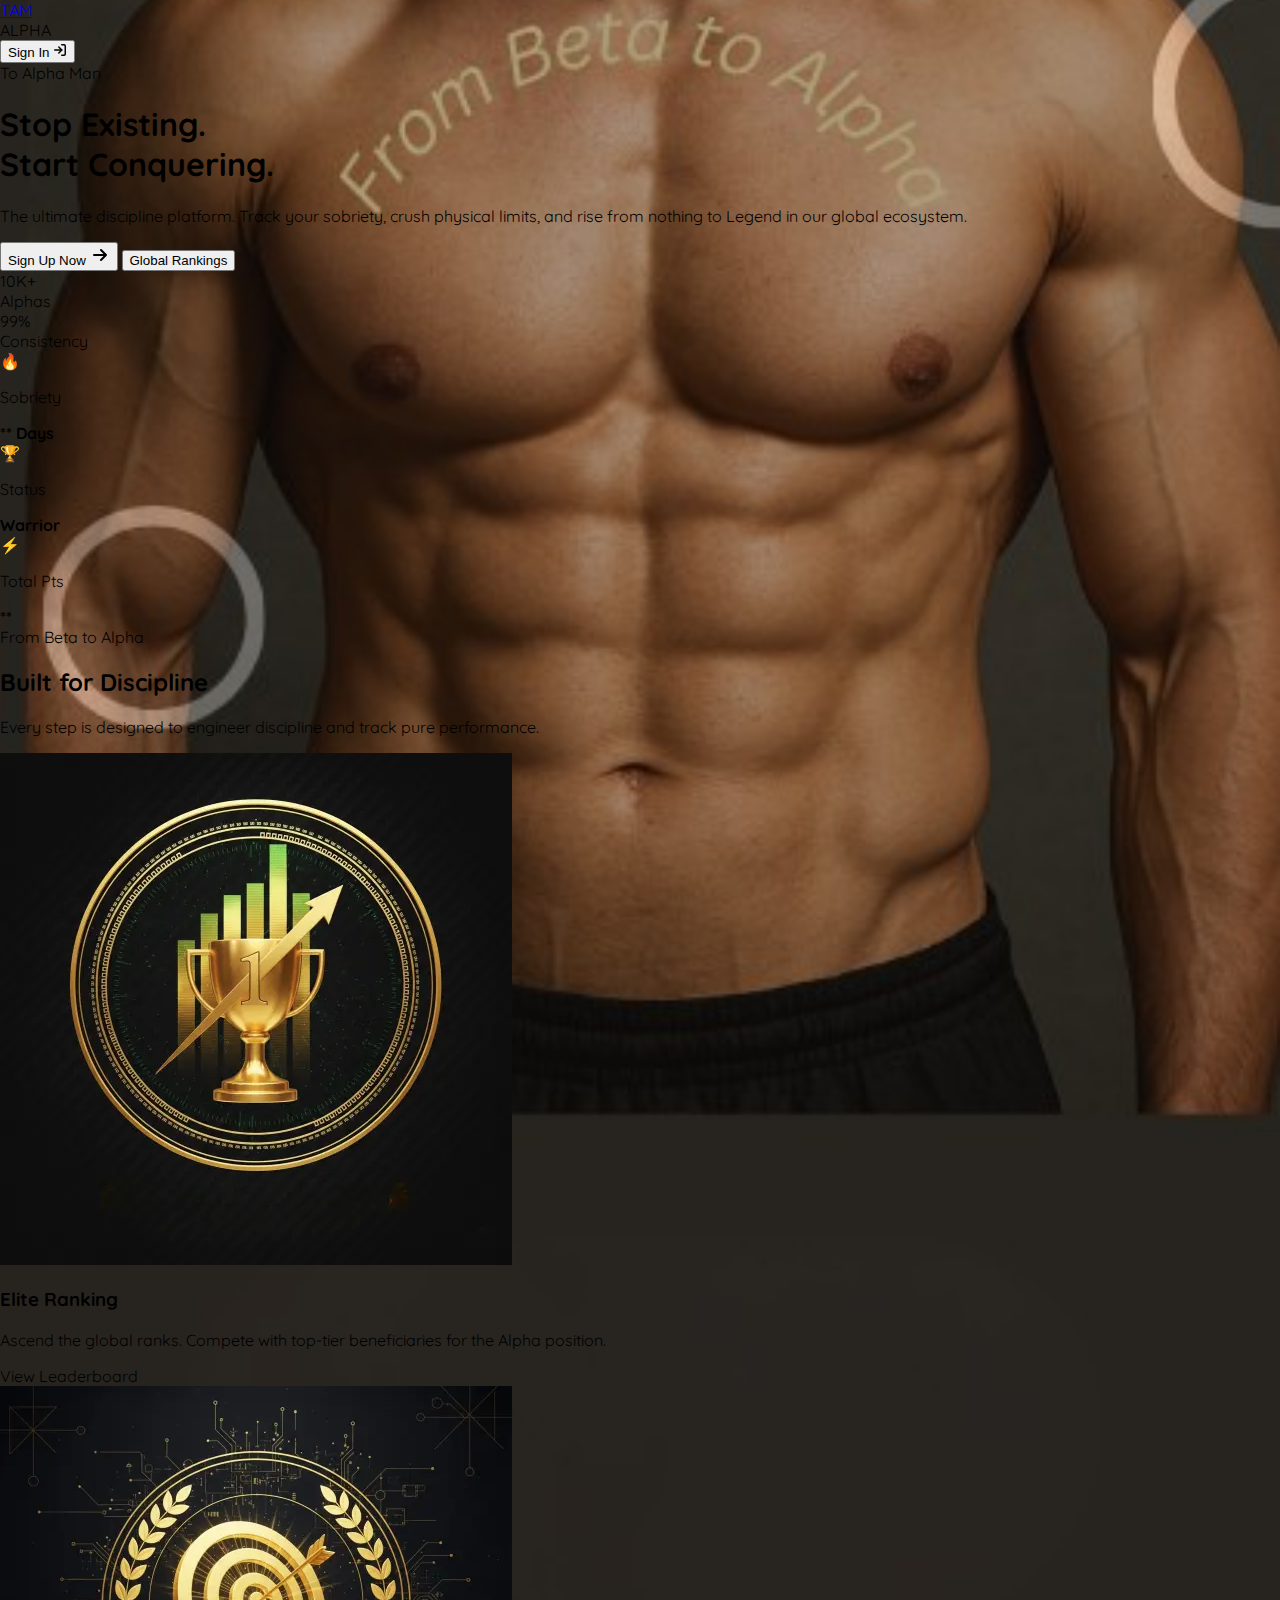
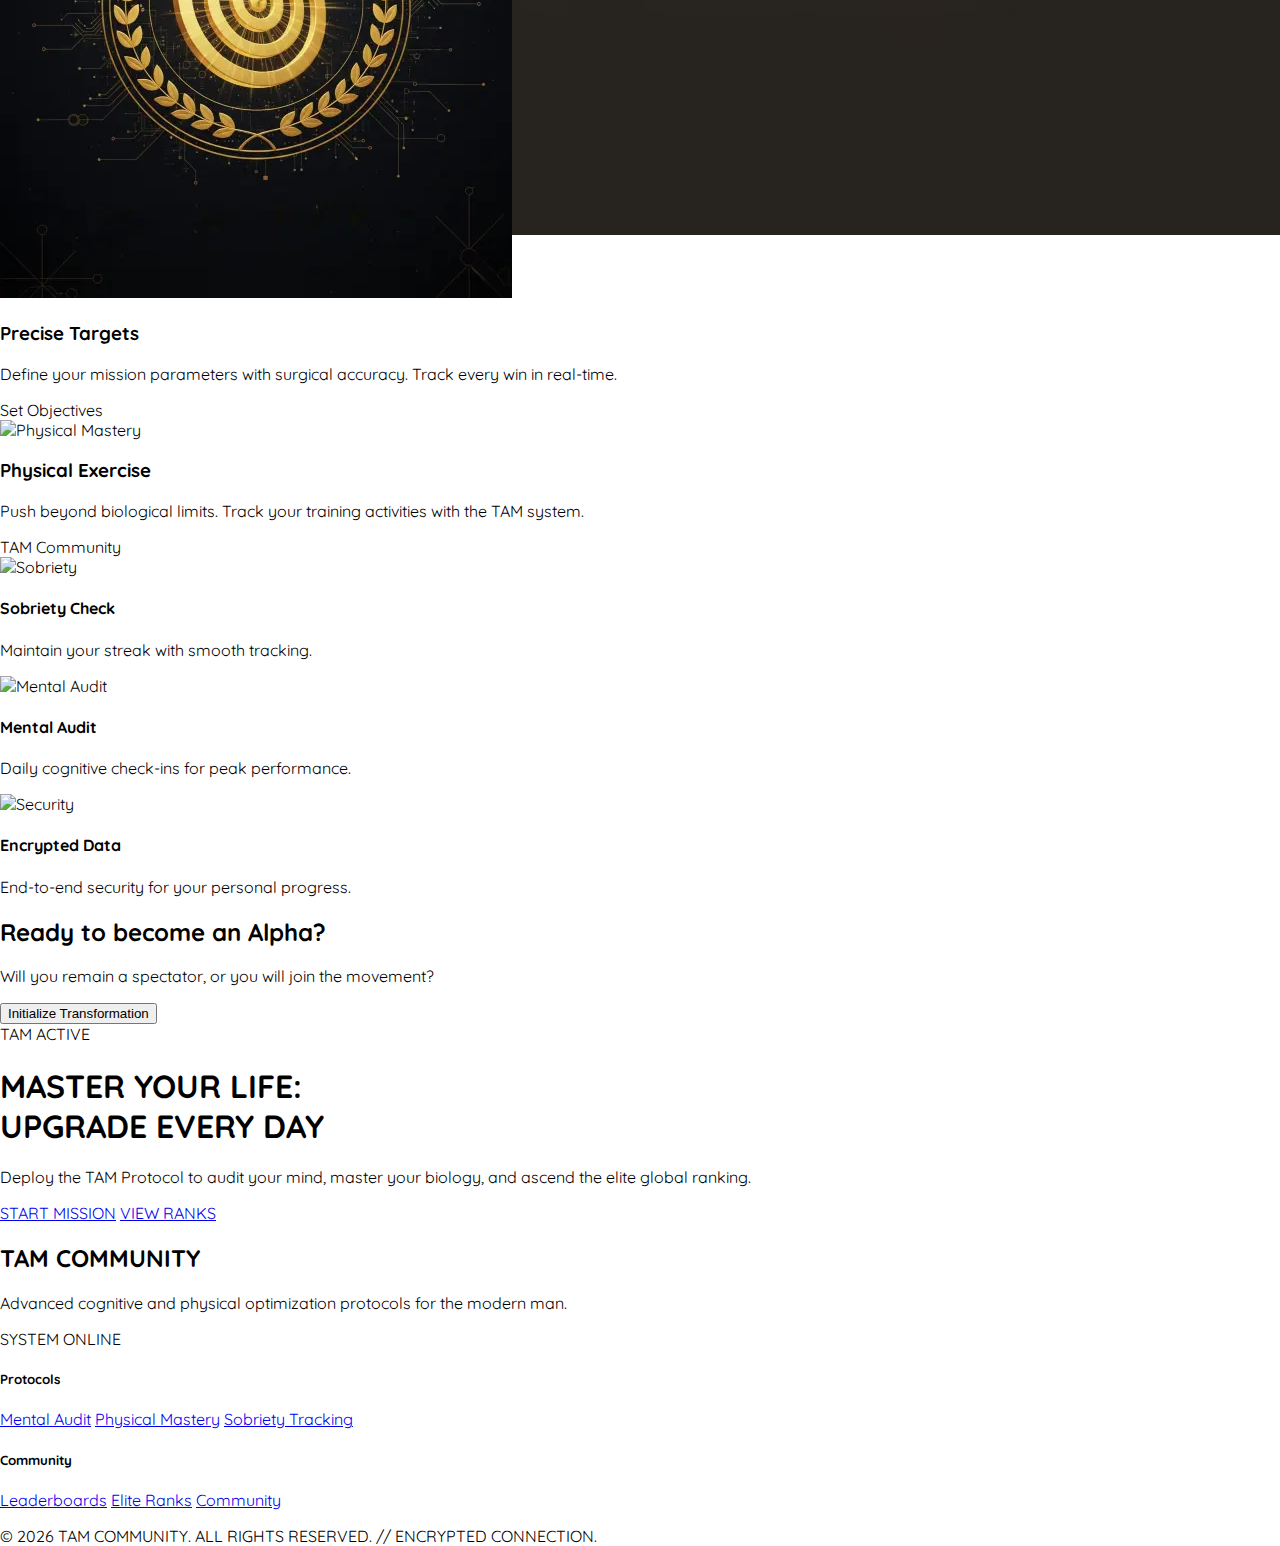
<file: index.html>
<!DOCTYPE html>
<html lang="en" class="gpu-accelerated">
<head>
    <meta charset="UTF-8">
    <meta name="viewport" content="width=device-width, initial-scale=1.0">
    <title>TAM | Forge Your Legacy</title>
    
    <link rel="stylesheet" href="style.css">
    <link rel="stylesheet" href="notf.css">
    <link rel="preconnect" href="https://fonts.googleapis.com">
    <link rel="preconnect" href="https://fonts.gstatic.com" crossorigin>
    <link href="https://fonts.googleapis.com/css2?family=Inter:wght@300;400;500;600;700;800&family=Space+Grotesk:wght@700&display=swap" rel="stylesheet">
</head>

<body>
    <div id="toast"></div>
    
    <div class="ambient-container">
        <div class="noise-overlay"></div>
        <div class="vignette"></div>
        <div class="blob blob-1"></div>
        <div class="blob blob-2"></div>
        <div class="particle-canvas" id="particles"></div>
    </div>

    <header class="main-header">
        <div class="header-container">
            
            <div class="tam-brand-container">
                <a href="/" class="tam-logo">
                    <span class="t">T</span><span class="a">A</span><span class="m">M</span>
                    <div class="logo-accent"></div>
                </a>
                <span class="logo-tagline">ALPHA</span>
            </div>

            <div class="header-actions">
                <button class="btn-sign-in-small" onclick="location.href='index0.html'">
                    <span>Sign In</span>
                    <svg width="14" height="14" viewBox="0 0 24 24" fill="none" stroke="currentColor" stroke-width="2.5" stroke-linecap="round" stroke-linejoin="round">
                        <path d="M15 3h4a2 2 0 0 1 2 2v14a2 2 0 0 1-2 2h-4"></path>
                        <polyline points="10 17 15 12 10 7"></polyline>
                        <line x1="15" y1="12" x2="3" y2="12"></line>
                    </svg>
                </button>
            </div>

        </div>
    </header>

    <header class="hero">
        <div class="hero-content">
            <div class="badge-container">
                <span class="badge">
                    <span class="badge-pulse"></span>
                    To Alpha Man
                </span>
            </div>
            
            <h1 class="hero-title">
                Stop Existing. 
                <br>
                <span class="gradient-text">Start Conquering.</span>
            </h1>
            
            <p class="hero-description">
                The ultimate discipline platform. Track your sobriety, crush physical limits, 
                and rise from nothing to Legend in our global ecosystem.
            </p>
            
            <div class="cta-group">
              
                <button class="btn-primary" onclick="location.replace('index1.html')">
                    <span>Sign Up Now</span>
                    <svg class="btn-icon" width="20" height="20" viewBox="0 0 20 20" fill="none">
                        <path d="M4 10H16M16 10L11 5M16 10L11 15" stroke="currentColor" stroke-width="2" stroke-linecap="round" stroke-linejoin="round"/>
                    </svg>
                </button>
                <button class="btn-outline" onclick="location.href='rank.html'">
                    <span>Global Rankings</span>
                </button>
            </div>

            <div class="trust-indicators">
                <div class="trust-item">
                    <div class="trust-number">10K+</div>
                    <div class="trust-label">Alphas</div>
                </div>
                <div class="trust-divider"></div>
                <div class="trust-item">
                    <div class="trust-number">99%</div>
                    <div class="trust-label">Consistency</div>
                </div>
            </div>
        </div>

        <div class="hero-visual">
            <div class="visual-container">
                <div class="abstract-shape"></div>
                
                <div class="stat-card-preview card-1">
                    <div class="icon-circle fire">🔥</div>
                    <div class="details">
                        <p>Sobriety</p>
                        <strong>** Days</strong>
                    </div>
                </div>

                <div class="stat-card-preview card-2">
                    <div class="icon-circle rank">🏆</div>
                    <div class="details">
                        <p>Status</p>
                        <strong>Warrior</strong>
                    </div>
                </div>

                <div class="stat-card-preview card-3">
                    <div class="icon-circle progress">⚡</div>
                    <div class="details">
                        <p>Total Pts</p>
                        <strong>**</strong>
                    </div>
                </div>
            </div>
        </div>
    </header>

    <section id="features" class="features-section">
        <div class="section-header">
            <span class="section-badge">From Beta to Alpha</span>
            <h2>Built for Discipline</h2>
            <p class="section-description">Every step is designed to engineer discipline and track pure performance.</p>
        </div>
        
        <div class="features-grid">
            
            <div class="feat-card">
                <div class="feat-image-container">
                    <img data-src="rank.webp" alt="Elite Ranking" class="feat-medallion lazy-load">
                    <div class="medallion-glow"></div>
                </div>
                <h3>Elite Ranking</h3>
                <p>Ascend the global ranks. Compete with top-tier beneficiaries for the Alpha position.</p>
                <span class="feat-link">View Leaderboard</span>
            </div>

            <div class="feat-card">
                <div class="feat-image-container">
                    <img data-src="targets.webp" alt="Precise Targets" class="feat-medallion lazy-load">
                    <div class="medallion-glow"></div>
                </div>
                <h3>Precise Targets</h3>
                <p>Define your mission parameters with surgical accuracy. Track every win in real-time.</p>
                <span class="feat-link">Set Objectives</span>
            </div>

            <div class="feat-card">
                <div class="feat-image-container">
                    <img data-src="physical.webp" alt="Physical Mastery" class="feat-medallion lazy-load">
                    <div class="medallion-glow"></div>
                </div>
                <h3>Physical Exercise</h3>
                <p>Push beyond biological limits. Track your training activities with the TAM system.</p>
                <span class="feat-link">TAM Community</span>
            </div>

        </div>
    </section>

    <section class="sub-features-section">
        <div class="sub-grid">
            
            <div class="sub-card">
                <div class="medallion-wrapper">
                    <img data-src="sobriety.webp" alt="Sobriety" class="medallion-img lazy-load">
                </div>
                <h4>Sobriety Check</h4>
                <p>Maintain your streak with smooth tracking.</p>
            </div>

            <div class="sub-card">
                <div class="medallion-wrapper">
                    <img data-src="mental.webp" alt="Mental Audit" class="medallion-img lazy-load">
                </div>
                <h4>Mental Audit</h4>
                <p>Daily cognitive check-ins for peak performance.</p>
            </div>

            <div class="sub-card">
                <div class="medallion-wrapper">
                    <img data-src="encrypted.webp" alt="Security" class="medallion-img lazy-load">
                </div>
                <h4>Encrypted Data</h4>
                <p>End-to-end security for your personal progress.</p>
            </div>

        </div>
    </section>

    <section class="cta-section">
        <div class="cta-content">
            <h2>Ready to become an Alpha?</h2>
            <p>Will you remain a spectator, or you will join the movement?</p>
            <button class="btn-primary btn-large" onclick="location.replace('index0.html')">
                <span>Initialize Transformation</span>
            </button>
        </div>
    </section>

    <section class="hero-section">
        <div class="hero-overlay"></div>
        <div class="hero-content">
            <div class="status-badge">TAM ACTIVE</div>
            <h1>MASTER YOUR LIFE: <br><span class="gold-text">UPGRADE EVERY DAY</span></h1>
            <p>Deploy the TAM Protocol to audit your mind, master your biology, and ascend the elite global ranking.</p>
            
            <div class="hero-btns">
                <a href="#" class="btn-primary">START MISSION</a>
                <a href="#" class="btn-secondary">VIEW RANKS</a>
            </div>
        </div>
    </section>    

    <footer class="site-footer">
        <div class="footer-top-line"></div>
        <div class="footer-container">
            
            <div class="footer-brand">
                <h2 class="logo-text"><span>TAM COMMUNITY</span></h2>
                <p>Advanced cognitive and physical optimization protocols for the modern man.</p>
                <div class="system-status">
                    <span class="status-dot"></span> SYSTEM ONLINE
                </div>
            </div>

            <div class="footer-nav">
                <div class="footer-col">
                    <h5>Protocols</h5>
                    <a href="#">Mental Audit</a>
                    <a href="#">Physical Mastery</a>
                    <a href="#">Sobriety Tracking</a>
                </div>
                <div class="footer-col">
                    <h5>Community</h5>
                    <a href="#">Leaderboards</a>
                    <a href="#">Elite Ranks</a>
                    <a href="#">Community</a>
                </div>
            </div>

        </div>

        <div class="footer-bottom">
            <p>&copy; 2026 TAM COMMUNITY. ALL RIGHTS RESERVED. // ENCRYPTED CONNECTION.</p>
        </div>
    </footer>

    <!-- LAZY LOADING SCRIPT -->
    <script>
        // Lazy load images
        const lazyImages = document.querySelectorAll('img[data-src]');
        const imageObserver = new IntersectionObserver((entries) => {
            entries.forEach(entry => {
                if (entry.isIntersecting) {
                    const img = entry.target;
                    img.src = img.dataset.src;
                    img.removeAttribute('data-src');
                    img.classList.add('loaded');
                    imageObserver.unobserve(img);
                }
            });
        }, { rootMargin: '50px' });
        
        lazyImages.forEach(img => imageObserver.observe(img));
    </script>





        <script src="auth.js"></script>
    <script src="script.js"></script>
    </script>
</body>
    </html>
</file>
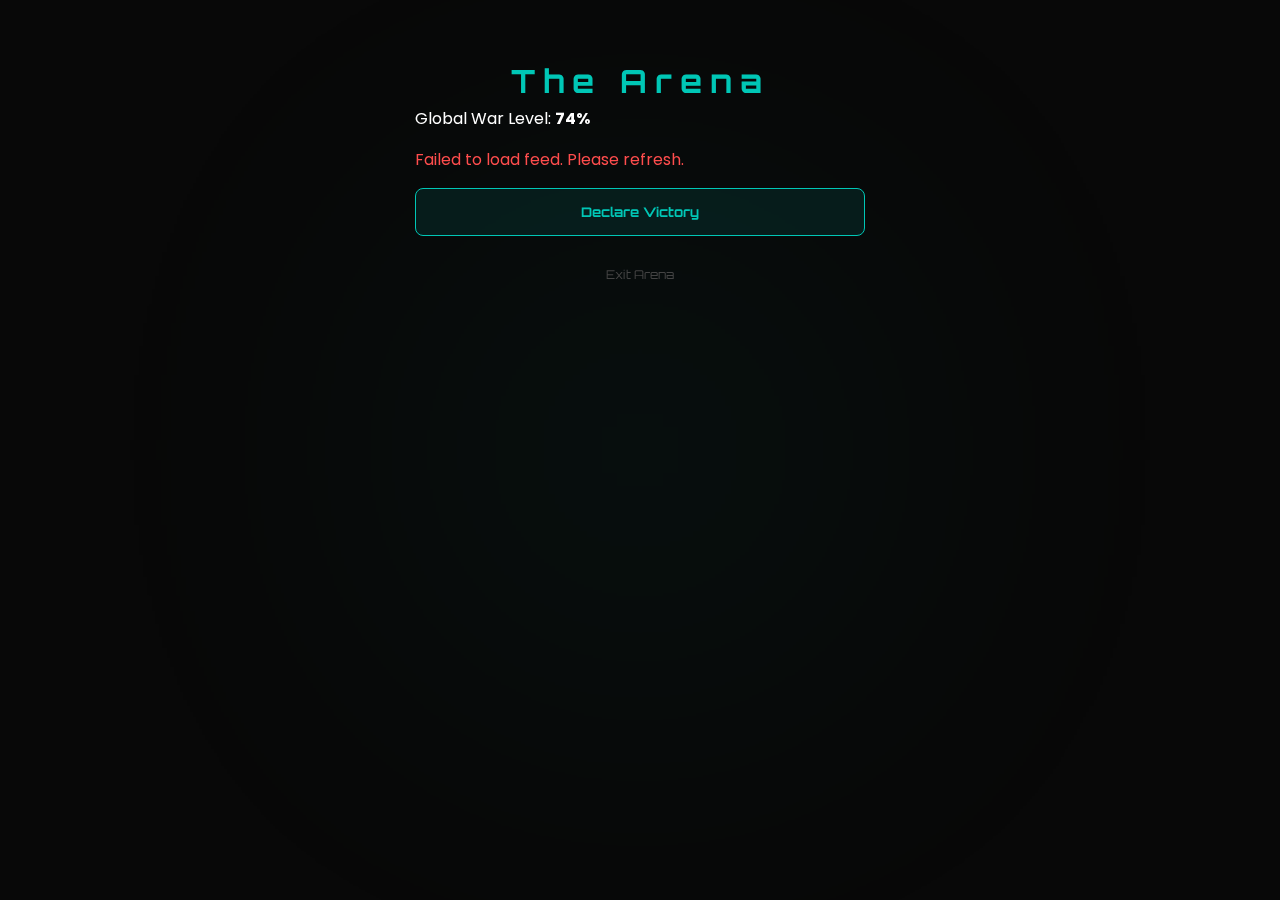
<file: arena.html>
<!DOCTYPE html>
<html lang="en">
<head>
    <meta charset="UTF-8">
    <meta name="viewport" content="width=device-width, initial-scale=1.0">
    <title>The Arena | Global Feed</title>
    <link rel="stylesheet" href="arena.css">
    <link href="https://fonts.googleapis.com/css2?family=Orbitron:wght@400;700&family=Poppins:wght@300;400;600&display=swap" rel="stylesheet">
</head>
<body>
    <div class="bg-glow"></div>

    <div class="container">
        <header>
            <h1>The Arena</h1>
            <div class="global-stat">
                <span>Global War Level: <strong id="warLevel">74%</strong></span>
                <div class="progress-bar"><div class="fill" style="width: 74%"></div></div>
            </div>
        </header>

        <div id="activityFeed" class="feed">
            </div>

        <div class="action-bar">
            <button class="arena-btn" onclick="postAchievement()">Declare Victory</button>
            <button class="back-btn" onclick="history.back()">Exit Arena</button>
        </div>
    </div>

        <script src="auth.js"></script>
    <script src="arena.js"></script>

</body>
</html>
</file>
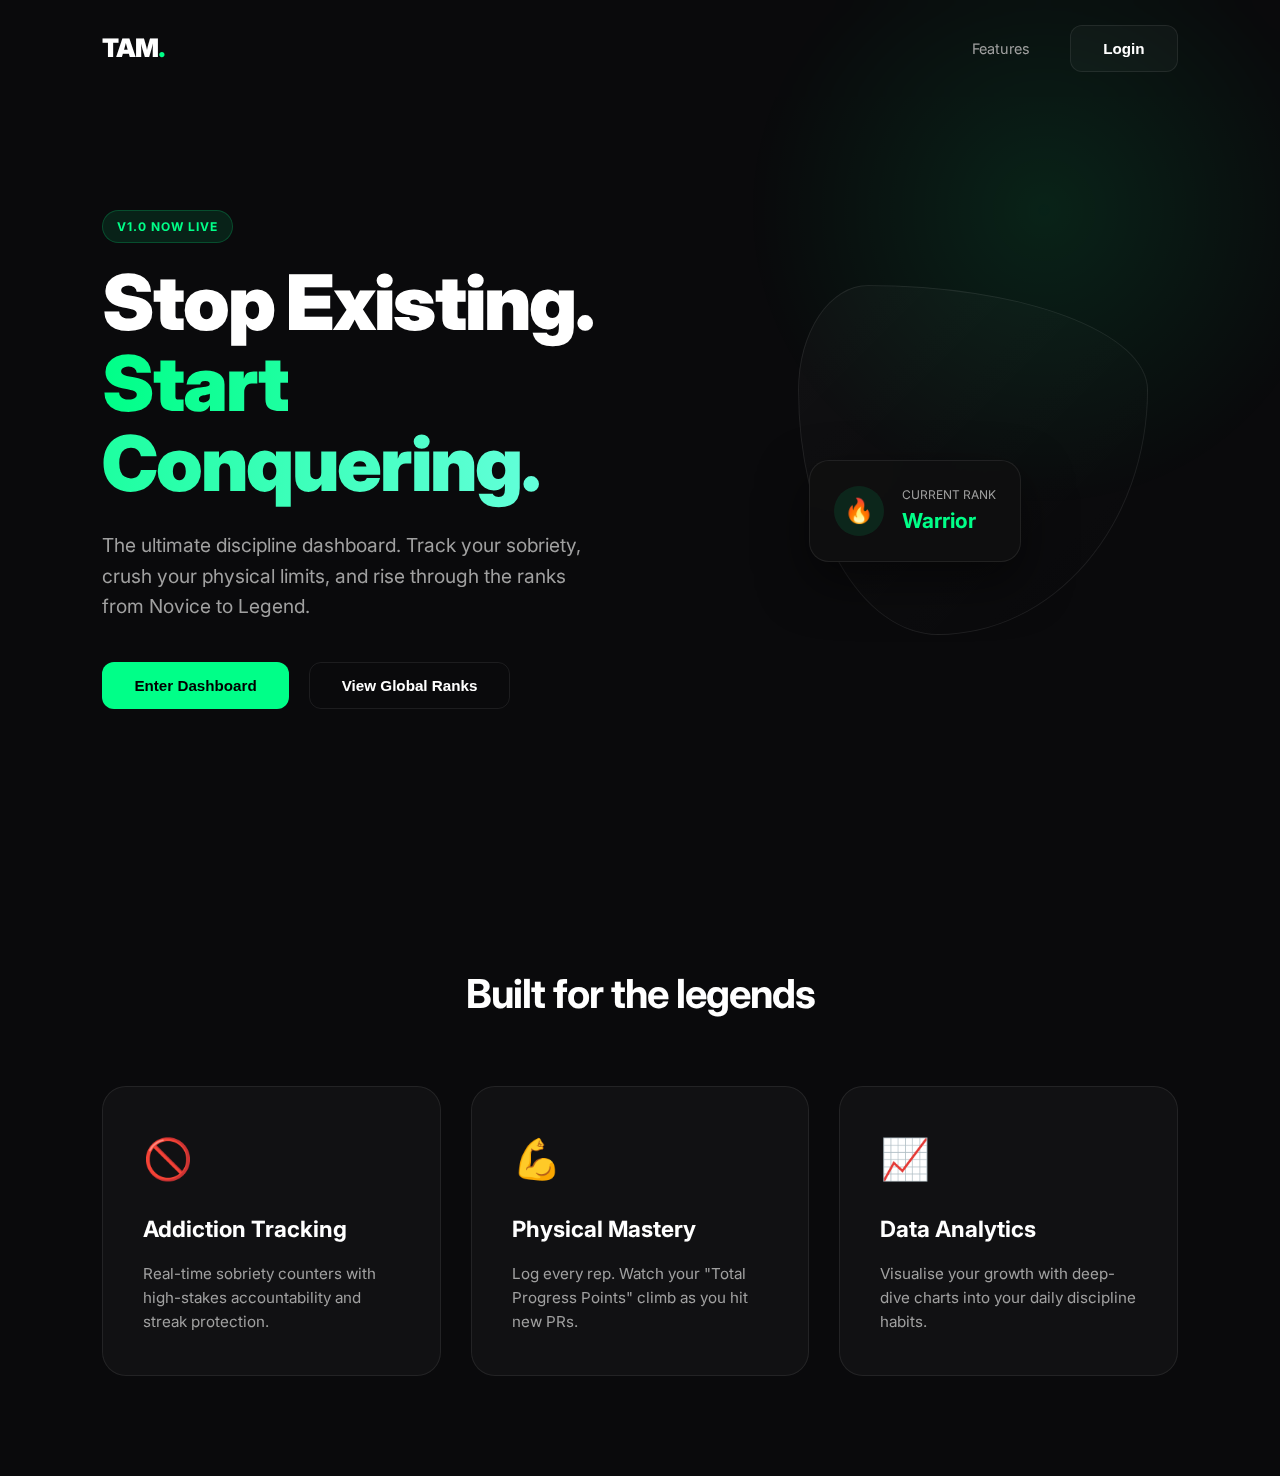
<file: index0.html>
<!DOCTYPE html>
<html lang="en">
<head>
    <meta charset="UTF-8">
    <meta name="viewport" content="width=device-width, initial-scale=1.0">
    <title>Forge Your Legacy | Growth Tracker</title>
    <link rel="stylesheet" href="landing.css">
    <link href="https://fonts.googleapis.com/css2?family=Inter:wght@300;400;700;900&display=swap" rel="stylesheet">
</head>
<body>
  <div class="glow-bg"></div>

<nav>
    <div class="logo">TAM<span>.</span></div>
    <div class="nav-links">
        <a href="#features">Features</a>
        <button class="btn-secondary" onclick="location.href='index.html'">Login</button>
    </div>
</nav>

<header class="hero">
    <div class="hero-content">
        <span class="badge">V1.0 Now Live</span>
        <h1>Stop Existing. <br><span class="gradient-text">Start Conquering.</span></h1>
        <p>The ultimate discipline dashboard. Track your sobriety, crush your physical limits, and rise through the ranks from Novice to Legend.</p>
        
        <div class="cta-group">
            <button class="btn-primary" onclick="location.href='index2.html'">Enter Dashboard</button>
            <button class="btn-outline" onclick="location.href='rank.html'">View Global Ranks</button>
        </div>
    </div>

    <div class="hero-visual">
        <div class="abstract-shape"></div>
        <div class="stat-card-preview">
            <div class="icon-circle">🔥</div>
            <div class="details">
                <p>Current Rank</p>
                <strong>Warrior</strong>
            </div>
        </div>
    </div>
</header>

<section id="features" class="features-section">
    <div class="section-header">
        <h2>Built for the legends</h2>
    </div>
    <div class="features-grid">
        <div class="feat-card">
            <div class="feat-icon">🚫</div>
            <h3>Addiction Tracking</h3>
            <p>Real-time sobriety counters with high-stakes accountability and streak protection.</p>
        </div>
        <div class="feat-card">
            <div class="feat-icon">💪</div>
            <h3>Physical Mastery</h3>
            <p>Log every rep. Watch your "Total Progress Points" climb as you hit new PRs.</p>
        </div>
        <div class="feat-card">
            <div class="feat-icon">📈</div>
            <h3>Data Analytics</h3>
            <p>Visualise your growth with deep-dive charts into your daily discipline habits.</p>
        </div>
    </div>
</section>

</body>
</html>
</file>
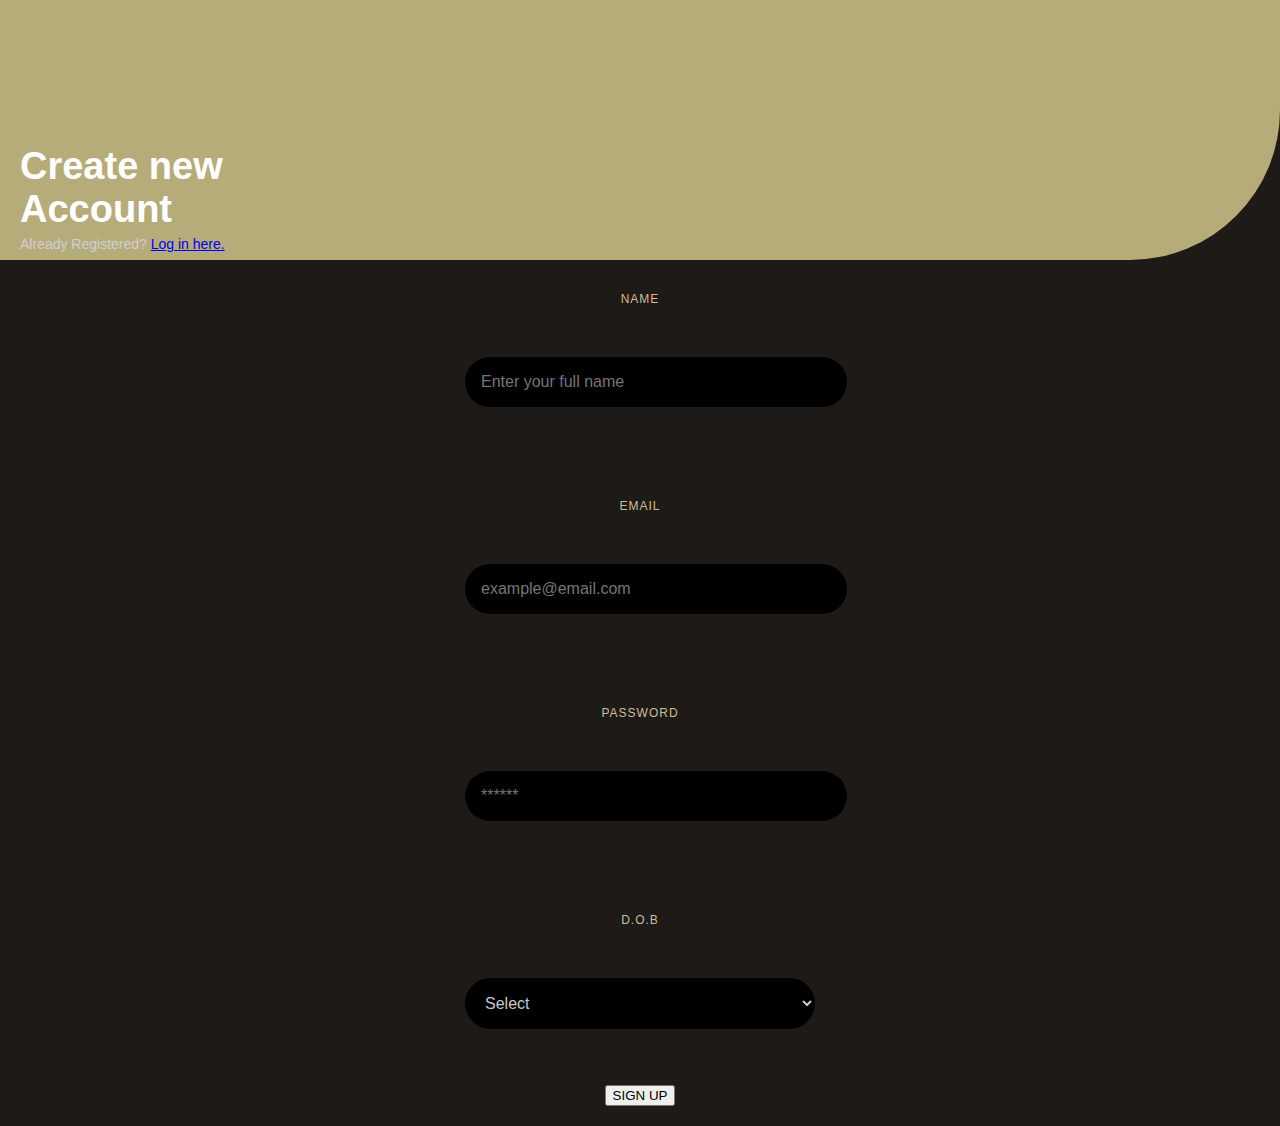
<file: index1.html>
<!DOCTYPE html>
<html lang="en">
<head>
    <meta charset="UTF-8">
    <meta name="viewport" content="width=device-width, initial-scale=1.0">
    <title>Create Account</title>
    <link rel="stylesheet" href="style1.css">
</head>

<body>

    <!-- Curved Header Background -->
    <div class="header"></div>

    <!-- Content -->
    <div class="content">

        <h1>Create new<br>Account</h1>
        <p class="subtext">Already Registered? <a href="#">Log in here.</a></p>

        <!-- Form -->
        <form>

            <label>NAME</label><br><br>
            <input type="text" placeholder="Enter your full name">
            <br><br><br><br><br>

            <label>EMAIL</label><br><br>
            <input type="email" placeholder="example@email.com">
            <br><br><br><br><br>
            

            <label>PASSWORD</label><br><br>
            <input type="password" placeholder="******">
            <br><br><br><br><br>


            <label>D.O.B</label><br><br>
            <select>
                <option>Select</option>
                <option>2000</option>
                <option>2001</option>
                <option>2002</option>
                <option>2003</option>
            </select>
<br><br><br>


            <button type="submit" class="SignupForm">SIGN UP</button>

        </form>

    </div>

    <script src="script1.js"></script>

</body>
</html>
</file>
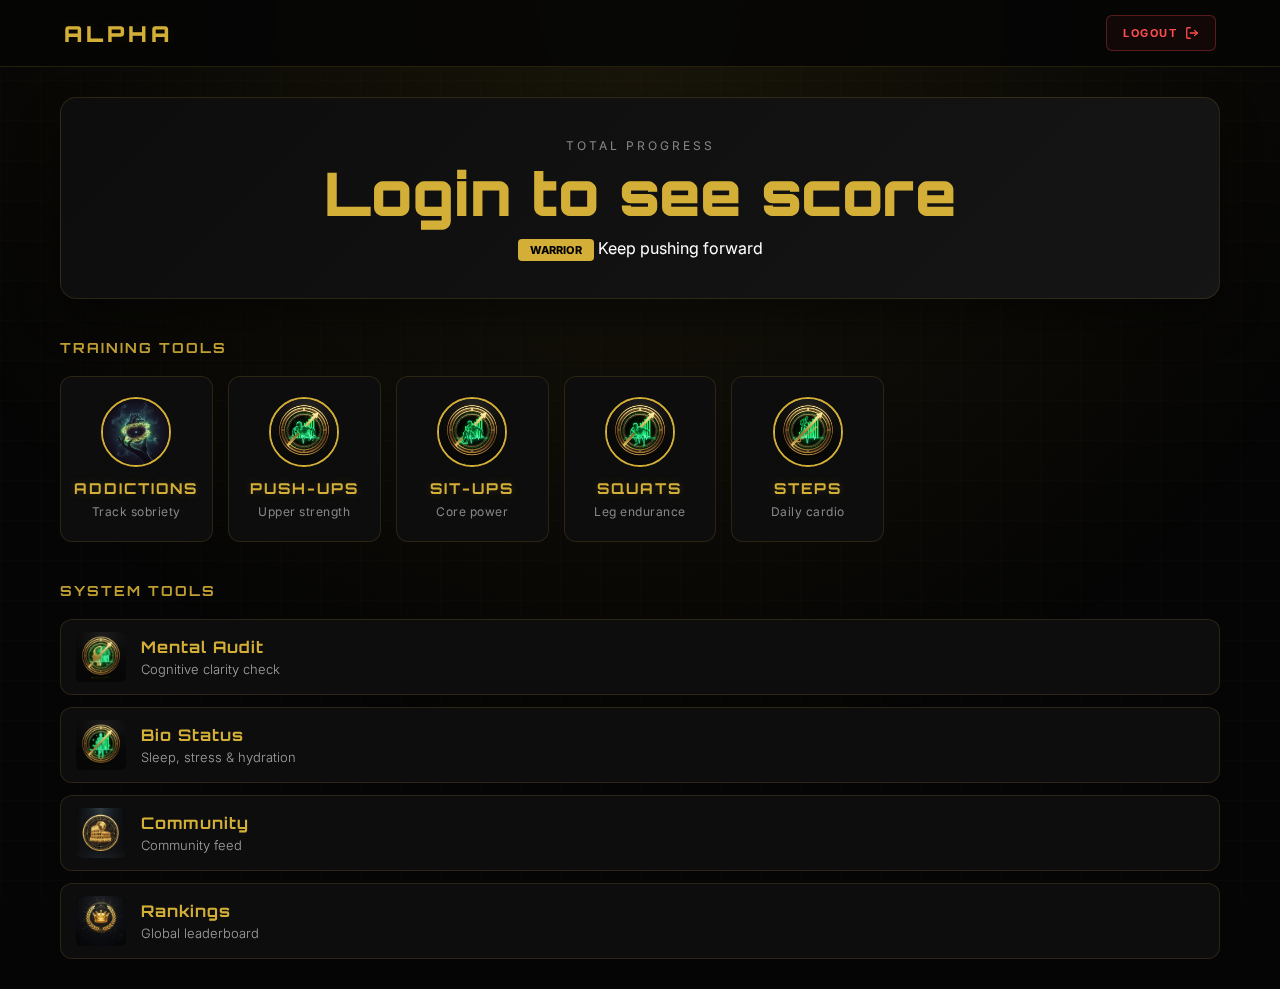
<file: index2.html>
<!DOCTYPE html>
<html lang="en">
<head>
    <meta charset="UTF-8">
    <meta name="viewport" content="width=device-width, initial-scale=1.0">
    <title>Alpha Dashboard</title>
    <link rel="stylesheet" href="style2.css">
    <link rel="stylesheet" href="notf.css">
    <link href="https://fonts.googleapis.com/css2?family=Orbitron:wght@400;700;900&family=Inter:wght@300;400;500;600;700&display=swap" rel="stylesheet">
</head>

<body>
    <div class="bg-gradient"></div>
    <div class="bg-grid"></div>

    <header class="dashboard-header">
        <div class="header-content">
            <div class="logo">ALPHA</div>
            <button id="logoutBtn" class="logout-btn">
                <span class="logout-text">LOGOUT</span>
                <svg width="16" height="16" viewBox="0 0 16 16" fill="none">
                    <path d="M6 14H3C2.73478 14 2.48043 13.8946 2.29289 13.7071C2.10536 13.5196 2 13.2652 2 13V3C2 2.73478 2.10536 2.48043 2.29289 2.29289C2.48043 2.10536 2.73478 2 3 2H6" stroke="currentColor" stroke-width="1.5" stroke-linecap="round" stroke-linejoin="round"/>
                    <path d="M11 11L14 8L11 5" stroke="currentColor" stroke-width="1.5" stroke-linecap="round" stroke-linejoin="round"/>
                    <path d="M14 8H6" stroke="currentColor" stroke-width="1.5" stroke-linecap="round" stroke-linejoin="round"/>
                </svg>
            </button>
        </div>
    </header>

    <main class="dashboard-main">
        <section class="score-section">
            <div class="score-card">
                <div class="score-label">Total Progress</div>
                <div class="score-value" id="totalScoreDisplay">0</div>
                <div class="score-meta">
                    <span class="rank-badge">Warrior</span>
                    <span class="rank-subtitle">Keep pushing forward</span>
                </div>
            </div>
        </section>

        <section class="categories-section">
            <h2 class="section-title">Training Tools</h2>
            <div class="categories-grid">
                <div class="category-card primary" onclick="location.replace('index3.html')">
                    <div class="card-glow"></div>
                    <div class="image-circle">
                        <img src="addiction.webp" alt="Addictions" class="module-img">
                    </div>
                    <h3 class="card-title">Addictions</h3>
                    <p class="card-desc">Track sobriety</p>
                </div>

                <div class="category-card primary" onclick="location.replace('index4.html')">
                    <div class="card-glow"></div>
                    <div class="image-circle">
                        <img src="pushup.webp" alt="Push-ups" class="module-img">
                    </div>
                    <h3 class="card-title">Push-Ups</h3>
                    <p class="card-desc">Upper strength</p>
                </div>

                <div class="category-card primary" onclick="location.replace('index5.html')">
                    <div class="card-glow"></div>
                    <div class="image-circle">
                        <img src="situps.webp" alt="Sit-ups" class="module-img">
                    </div>
                    <h3 class="card-title">Sit-Ups</h3>
                    <p class="card-desc">Core power</p>
                </div>

                <div class="category-card primary" onclick="location.replace('index6.html')">
                    <div class="card-glow"></div>
                    <div class="image-circle">
                        <img src="squats.webp" alt="Squats" class="module-img">
                    </div>
                    <h3 class="card-title">Squats</h3>
                    <p class="card-desc">Leg endurance</p>
                </div>

                <div class="category-card primary" onclick="location.replace('index7.html')">
                    <div class="card-glow"></div>
                    <div class="image-circle">
                        <img src="step.webp" alt="Steps" class="module-img">
                    </div>
                    <h3 class="card-title">Steps</h3>
                    <p class="card-desc">Daily cardio</p>
                </div>
            </div>
        </section>

        <section class="actions-section">
            <h2 class="section-title">System Tools</h2>
            <div class="actions-grid">
                <div class="action-card" onclick="location.href='mental.html'">
                    <div class="action-image-left">
                        <img src="audit.webp" alt="Mental Audit">
                    </div>
                    <div class="action-content">
                        <h3>Mental Audit</h3>
                        <p>Cognitive clarity check</p>
                    </div>
                </div>

                <div class="action-card" onclick="location.replace('readiness.html')">
                    <div class="action-image-left">
                        <img src="bio.webp" alt="Bio Status">
                    </div>
                    <div class="action-content">
                        <h3>Bio Status</h3>
                        <p>Sleep, stress & hydration</p>
                    </div>
                </div>

                <div class="action-card" onclick="location.replace('arena.html')">
                    <div class="action-image-left">
                        <img src="community.webp" alt="Arena Feed">
                    </div>
                    <div class="action-content">
                        <h3>Community</h3>
                        <p>Community feed</p>
                    </div>
                </div>

                <div class="action-card featured" onclick="location.href='rank.html'">
                    <div class="action-image-left">
                        <img src="leaderboard.webp" alt="Leaderboard">
                    </div>
                    <div class="action-content">
                        <h3>Rankings</h3>
                        <p>Global leaderboard</p>
                    </div>
                </div>
            </div>
        </section>
    </main>

    <div id="logoutModal" class="modal">
        <div class="modal-content">
            <h3>TERMINATE SESSION?</h3>
            <p>Your current protocol will be suspended.</p>
            <div class="modal-actions">
                <button id="cancelLogout" class="btn-secondary">CANCEL</button>
                <button id="confirmLogout" class="btn-primary">LOGOUT</button>
            </div>
        </div>
    </div>

    <script src="auth.js"></script>
    <script src="script2.js"></script>
</body>
                            </html>
</file>
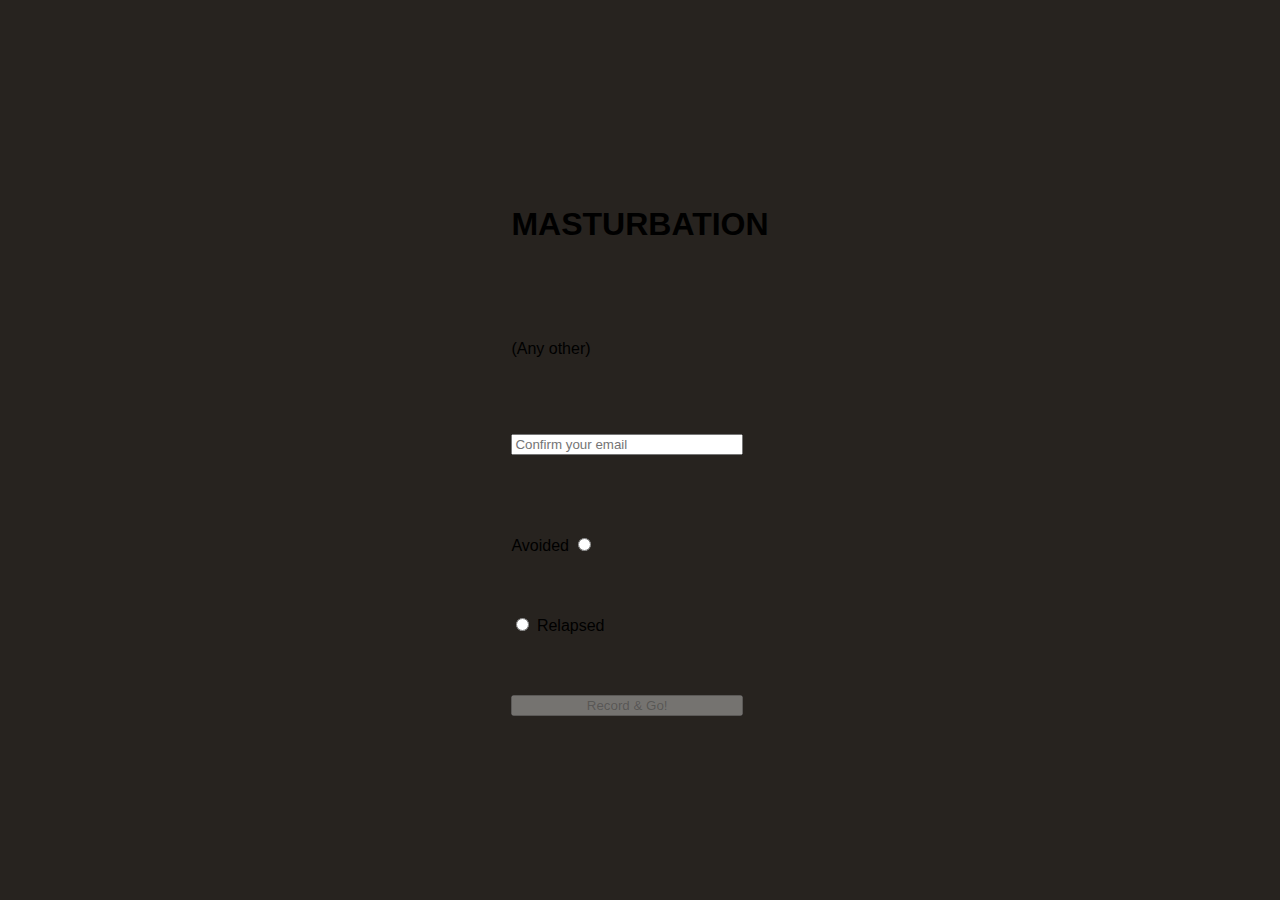
<file: index3.html>
<!DOCTYPE html>
<html lang="en">
<head>
    <meta charset="UTF-8">
    <meta name="viewport" content="width=device-width, initial-scale=1.0">
    <title>Masturbation Tracker</title>
    <link rel="stylesheet" href="style3.css">
</head>
<body>
    
    
    <form id="recordForm">
        <div class="container">
            <h1>MASTURBATION</h1>
            <p class="subtitle">(Any other)</p>
            
            <input type="email" id="email" placeholder="Confirm your email" required style="margin-bottom: 20px;">
            
            
            <!--Avoided-->
            <div class="row">
                <span class="label">Avoided</span>
                <label class="checkbox-container">
                    <input type="radio" name="scoreGroup" class="score-input" data-score="50">
                    <span class="custom-box"></span>
                </label>
            
            </div>
            
            <!--Relapsed-->
            <div class="row">
                <label class="checkbox-container">
                    <input type="radio" name="scoreGroup" class="score-input" data-score="5">
                    <span class="custom-box">Relapsed</span>
                </label>
            </div>
            
            <button type="submit" id="recordBtn" disabled>Record & Go!</button>
        
        </div>
    </form>
        


<script src="script3.js"></script>
</body>
</html>
</file>
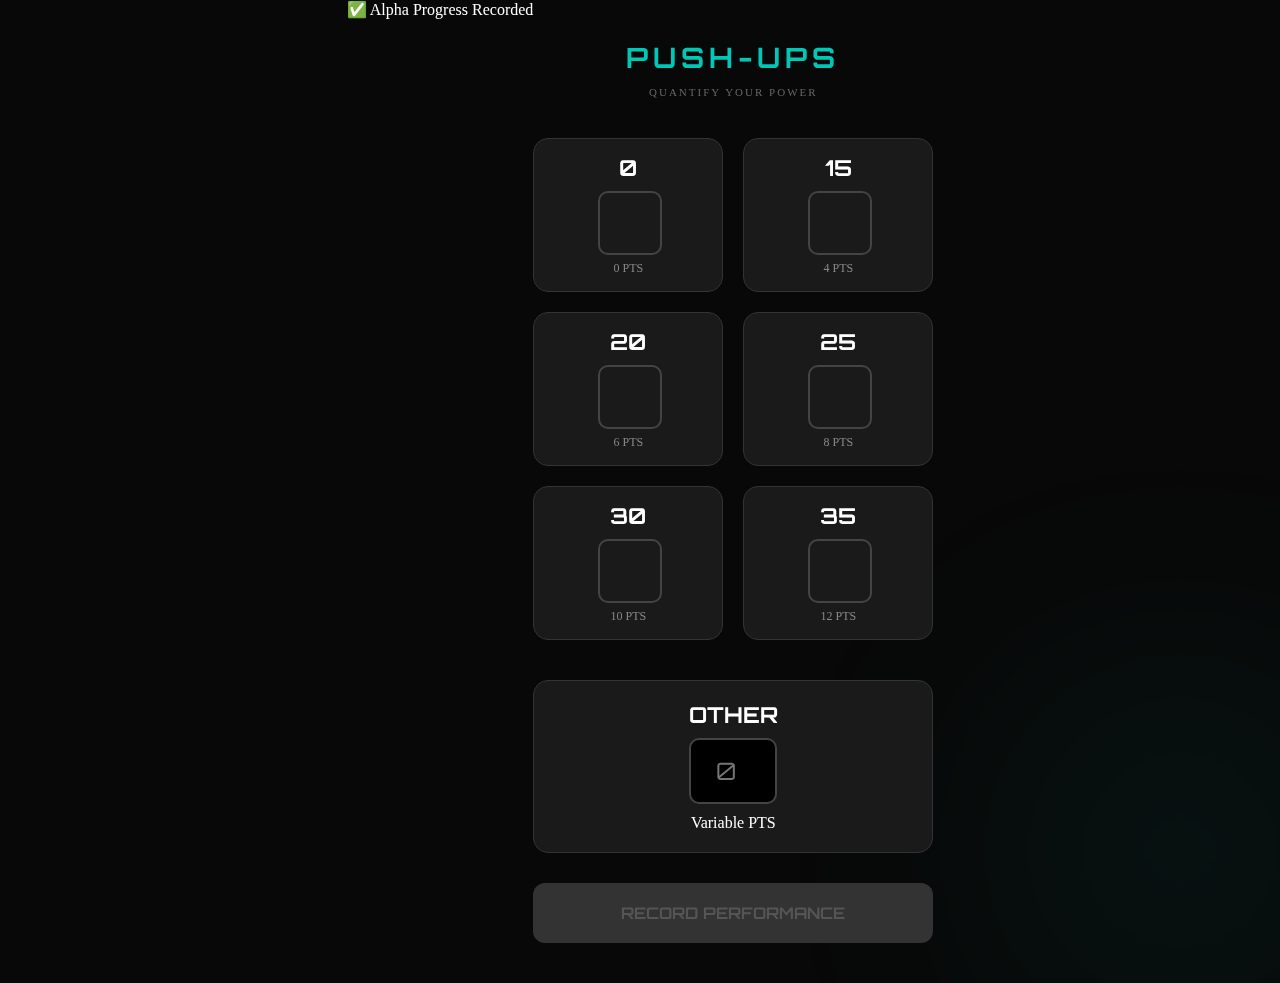
<file: index4.html>
<!DOCTYPE html>
<html lang="en">
<head>
    <meta charset="UTF-8">
    <meta name="viewport" content="width=device-width, initial-scale=1.0">
    <title>TAM | Strength</title>
    <link rel="stylesheet" href="style4.css">
    
    <link rel="stylesheet" href="notf.css">
</head>
<div id="toast">✅ Alpha Progress Recorded</div>
    
<body>
    <div class="bg-glow"></div>

    <div class="container">
        <header>
            <h1>PUSH-UPS</h1>
            <p class="subtitle">QUANTIFY YOUR POWER</p>
        </header>

        <div class="stats-grid">
            <div class="grid-item">
                <span class="label-number">0</span>
                <label class="checkbox-container">
                      <input type="checkbox" class="pushup-box" id="c0" data-score="0">
                      <div class="custom-check">
                          <span class="tick"></span>
                      </div>
                </label>
                <span class="points">0 PTS</span>
            </div>

            <div class="grid-item">
                <span class="label-number">15</span>
                <label class="checkbox-container">
                    <input type="checkbox" class="pushup-box" id="c15" data-score="4">
                    <div class="custom-check">
                        <span class="tick"></span>
                    </div>
                </label>
                <span class="points">4 PTS</span>
            </div>

            <div class="grid-item">
                <span class="label-number">20</span>
                <label class="checkbox-container">
                    <input type="checkbox" class="pushup-box" id="c20" data-score="6">
                    <div class="custom-check">
                        <span class="tick"></span>
                    </div>
                </label>
                <span class="points">6 PTS</span>
            </div>

            <div class="grid-item">
                <span class="label-number">25</span>
                <label class="checkbox-container">
                    <input type="checkbox" class="pushup-box" id="c25" data-score="8">
                    <div class="custom-check">
                        <span class="tick"></span>
                    </div>
                </label>
                <span class="points">8 PTS</span>
            </div>

            <div class="grid-item">
                <span class="label-number">30</span>
                <label class="checkbox-container">
                    <input type="checkbox" class="pushup-box" id="c30" data-score="10">
                    <div class="custom-check">
                        <span class="tick"></span>
                    </div>
                </label>
                <span class="points">10 PTS</span>
            </div>

            <div class="grid-item">
                <span class="label-number">35</span>
                <label class="checkbox-container">
                    <input type="checkbox" class="pushup-box" id="c30plus" data-score="12">
                    <div class="custom-check">
                        <span class="tick"></span>
                    </div>
                </label>
                <span class="points">12 PTS</span>
            </div>
        </div>

        <div class="other-section">
            <span class="label-number">OTHER</span>
            <div class="input-wrapper">
                <input type="number" id="otherInput" class="other-input" placeholder="0">
                <span class="pts-tag">Variable PTS</span>
            </div>
        </div>

        <button id="recordBtn" class="record-btn" disabled>RECORD PERFORMANCE</button>
    </div>

    <script src="auth.js"></script>
    <script src="script4.js"></script>

    
</body>
</html>
</file>
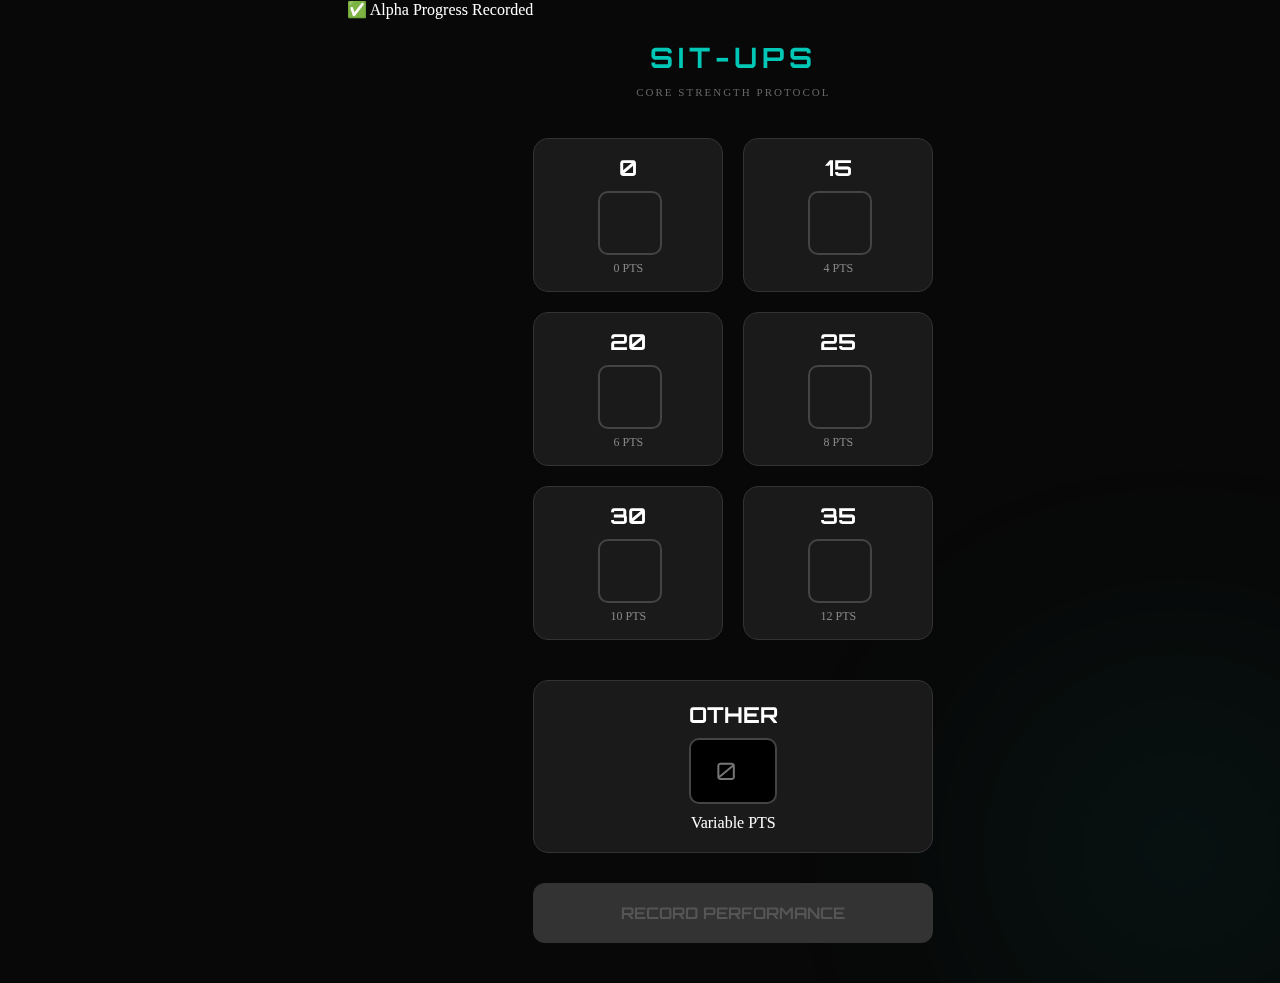
<file: index5.html>
<!DOCTYPE html>
<html lang="en">
<head>
    <meta charset="UTF-8">
    <meta name="viewport" content="width=device-width, initial-scale=1.0">
    <title>TAM | Core</title>
    <link rel="stylesheet" href="style4.css">
    
</head>

<div id="toast">✅ Alpha Progress Recorded</div>

    
<body>
    <div class="bg-glow"></div>

    <div class="container">
        <header>
            <h1>SIT-UPS</h1>
            <p class="subtitle">CORE STRENGTH PROTOCOL</p>
        </header>

        <div class="stats-grid">
            <div class="grid-item">
                <span class="label-number">0</span>
                <label class="checkbox-container">
                      <input type="checkbox" class="situp-box" id="c0" data-score="0">
                      <div class="custom-check">
                          <span class="tick"></span>
                      </div>
                </label>
                <span class="points">0 PTS</span>
            </div>

            <div class="grid-item">
                <span class="label-number">15</span>
                <label class="checkbox-container">
                    <input type="checkbox" class="situp-box" id="c15" data-score="4">
                    <div class="custom-check">
                        <span class="tick"></span>
                    </div>
                </label>
                <span class="points">4 PTS</span>
            </div>

            <div class="grid-item">
                <span class="label-number">20</span>
                <label class="checkbox-container">
                    <input type="checkbox" class="situp-box" id="c20" data-score="6">
                    <div class="custom-check">
                        <span class="tick"></span>
                    </div>
                </label>
                <span class="points">6 PTS</span>
            </div>

            <div class="grid-item">
                <span class="label-number">25</span>
                <label class="checkbox-container">
                    <input type="checkbox" class="situp-box" id="c25" data-score="8">
                    <div class="custom-check">
                        <span class="tick"></span>
                    </div>
                </label>
                <span class="points">8 PTS</span>
            </div>

            <div class="grid-item">
                <span class="label-number">30</span>
                <label class="checkbox-container">
                    <input type="checkbox" class="situp-box" id="c30" data-score="10">
                    <div class="custom-check">
                        <span class="tick"></span>
                    </div>
                </label>
                <span class="points">10 PTS</span>
            </div>

            <div class="grid-item">
                <span class="label-number">35</span>
                <label class="checkbox-container">
                    <input type="checkbox" class="situp-box" id="c30plus" data-score="12">
                    <div class="custom-check">
                        <span class="tick"></span>
                    </div>
                </label>
                <span class="points">12 PTS</span>
            </div>
        </div>

        <div class="other-section">
            <span class="label-number">OTHER</span>
            <div class="input-wrapper">
                <input type="number" id="otherInput" class="other-input" placeholder="0">
                <span class="pts-tag">Variable PTS</span>
            </div>
        </div>

        <button id="recordBtn" class="record-btn" disabled>RECORD PERFORMANCE</button>
    </div>

    
    <script src="auth.js"></script>
    <script src="script5.js"></script>

</body>
</html>
</file>
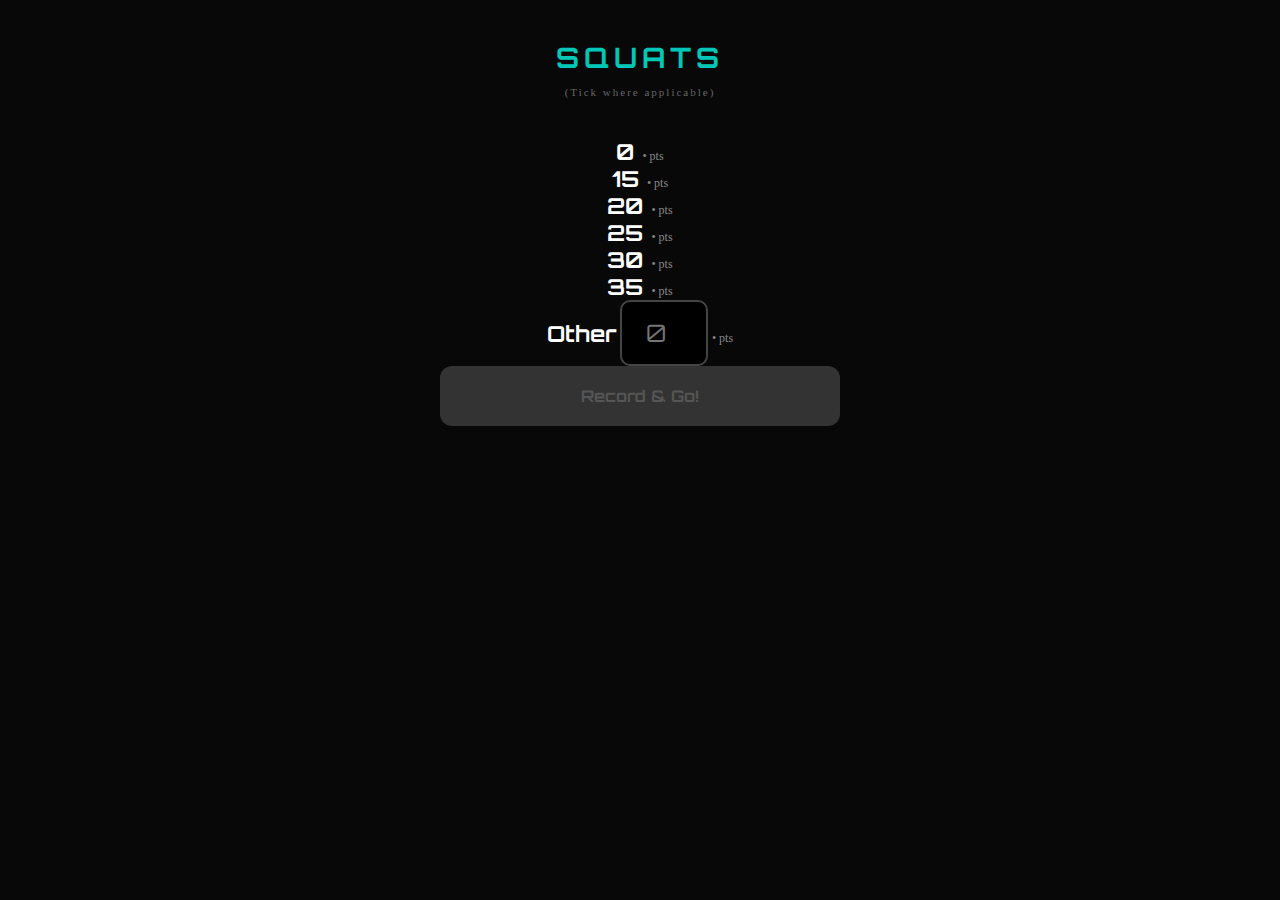
<file: index6.html>
<!DOCTYPE html>
<html lang="en">
<head>
    <meta charset="UTF-8">
    <meta name="viewport" content="width=device-width, initial-scale=1.0">
    <title>Squats Tracker</title>
    <link rel="stylesheet" href="style4.css">
</head>
<body>

    <div class="container">
        <h1>SQUATS</h1>
        <p class="subtitle">(Tick where applicable)</p>

        <div class="row">
            <div class="column">
                <span class="label-number">0</span>
                <label class="checkbox-container">
                      <input type="checkbox" class="squats-box" id="c0" data-score="0">
                      <span class="tick"></span>
                </label>
                <span class="points">• pts</span>
            </div>

            <div class="column">
                <span class="label-number">15</span>
                <label class="checkbox-container">
                    <input type="checkbox" class="squats-box" id="c15" data-score="4">
                    <span class="tick"></span>
                </label>
                <span class="points">• pts</span>
            </div>
        </div>

        <div class="row">
            <div class="column">
                <span class="label-number">20</span>
                <label class="checkbox-container">
                    <input type="checkbox" class="squats-box" id="c20" data-score="6">
                    <span class="tick"></span>
                </label>
                <span class="points">• pts</span>
            </div>

            <div class="column">
                <span class="label-number">25</span>
                <label class="checkbox-container">
                    <input type="checkbox" class="squats-box" id="c25" data-score="8">
                    <span class="tick"></span>
                </label>
                <span class="points">• pts</span>
            </div>
        </div>

        <div class="row">
            <div class="column">
                <span class="label-number">30</span>
                <label class="checkbox-container">
                    <input type="checkbox" class="squats-box" id="c30" data-score="10">
                    <span class="tick"></span>
                </label>
                <span class="points">• pts</span>
            </div>

            <div class="column">
                <span class="label-number">35</span>
                <label class="checkbox-container">
                    <input type="checkbox" class="squats-box" id="c30plus" data-score="12">
                    <span class="tick"></span>
                </label>
                <span class="points">• pts</span>
            </div>
        </div>

        <div class="row single">
            <div class="column">
                <span class="label-number">Other</span>
                <input type="number" id="otherInput" class="other-input" placeholder="0">
                <span class="points">• pts</span>
            </div>
        </div>

        <button id="recordBtn" class="record-btn" disabled>Record & Go!</button>
    </div>

<script src="script6.js"></script>
</body>
</html>
</file>
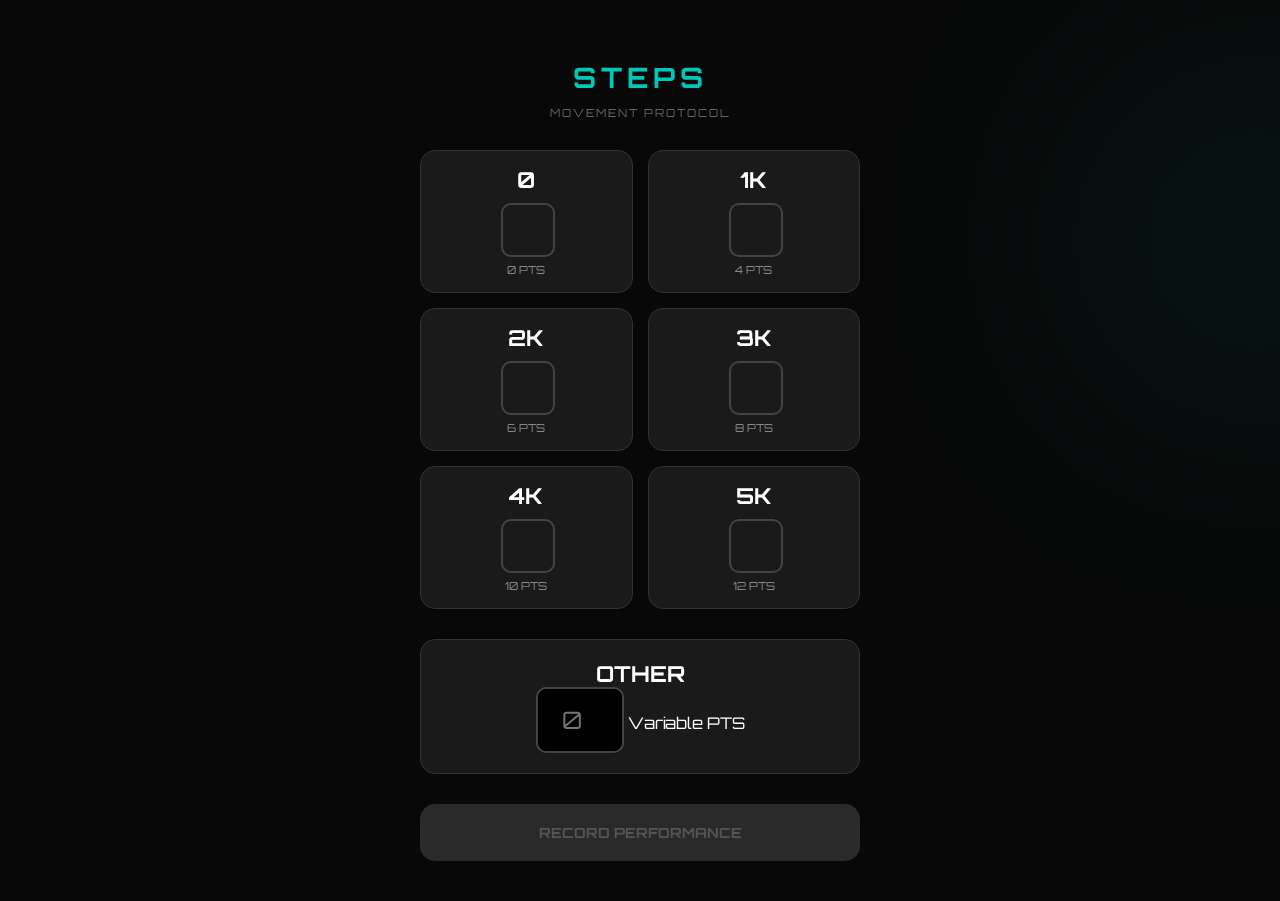
<file: index7.html>
<!DOCTYPE html>
<html lang="en">
<head>
    <meta charset="UTF-8">
    <meta name="viewport" content="width=device-width, initial-scale=1.0">
    <title>TAM | Cardio</title>
    <link rel="stylesheet" href="style7.css">
    
</head>
<body>
    <div class="bg-glow"></div>

    <div class="container">
        <header>
            <h1>STEPS</h1>
            <p class="subtitle">MOVEMENT PROTOCOL</p>
        </header>

        <div class="stats-grid">
            <div class="grid-item">
                <span class="label-number">0</span>
                <label class="checkbox-container">
                      <input type="checkbox" class="steps-box" id="c0" data-score="0">
                      <div class="custom-check">
                          <span class="tick"></span>
                      </div>
                </label>
                <span class="points">0 PTS</span>
            </div>

            <div class="grid-item">
                <span class="label-number">1K</span>
                <label class="checkbox-container">
                    <input type="checkbox" class="steps-box" id="c1000" data-score="4">
                    <div class="custom-check">
                        <span class="tick"></span>
                    </div>
                </label>
                <span class="points">4 PTS</span>
            </div>

            <div class="grid-item">
                <span class="label-number">2K</span>
                <label class="checkbox-container">
                    <input type="checkbox" class="steps-box" id="c2000" data-score="6">
                    <div class="custom-check">
                        <span class="tick"></span>
                    </div>
                </label>
                <span class="points">6 PTS</span>
            </div>

            <div class="grid-item">
                <span class="label-number">3K</span>
                <label class="checkbox-container">
                    <input type="checkbox" class="steps-box" id="c3000" data-score="8">
                    <div class="custom-check">
                        <span class="tick"></span>
                    </div>
                </label>
                <span class="points">8 PTS</span>
            </div>

            <div class="grid-item">
                <span class="label-number">4K</span>
                <label class="checkbox-container">
                    <input type="checkbox" class="steps-box" id="c4000" data-score="10">
                    <div class="custom-check">
                        <span class="tick"></span>
                    </div>
                </label>
                <span class="points">10 PTS</span>
            </div>

            <div class="grid-item">
                <span class="label-number">5K</span>
                <label class="checkbox-container">
                    <input type="checkbox" class="steps-box" id="c5000" data-score="12">
                    <div class="custom-check">
                        <span class="tick"></span>
                    </div>
                </label>
                <span class="points">12 PTS</span>
            </div>
        </div>

        <div class="other-section">
            <span class="label-number">OTHER</span>
            <div class="input-wrapper">
                <input type="number" id="otherInput" class="other-input" placeholder="0">
                <span class="pts-tag">Variable PTS</span>
            </div>
        </div>

        <button id="recordBtn" class="record-btn" disabled>RECORD PERFORMANCE</button>
    </div>

<script src="script7.js"></script>
</body>
</html>
</file>
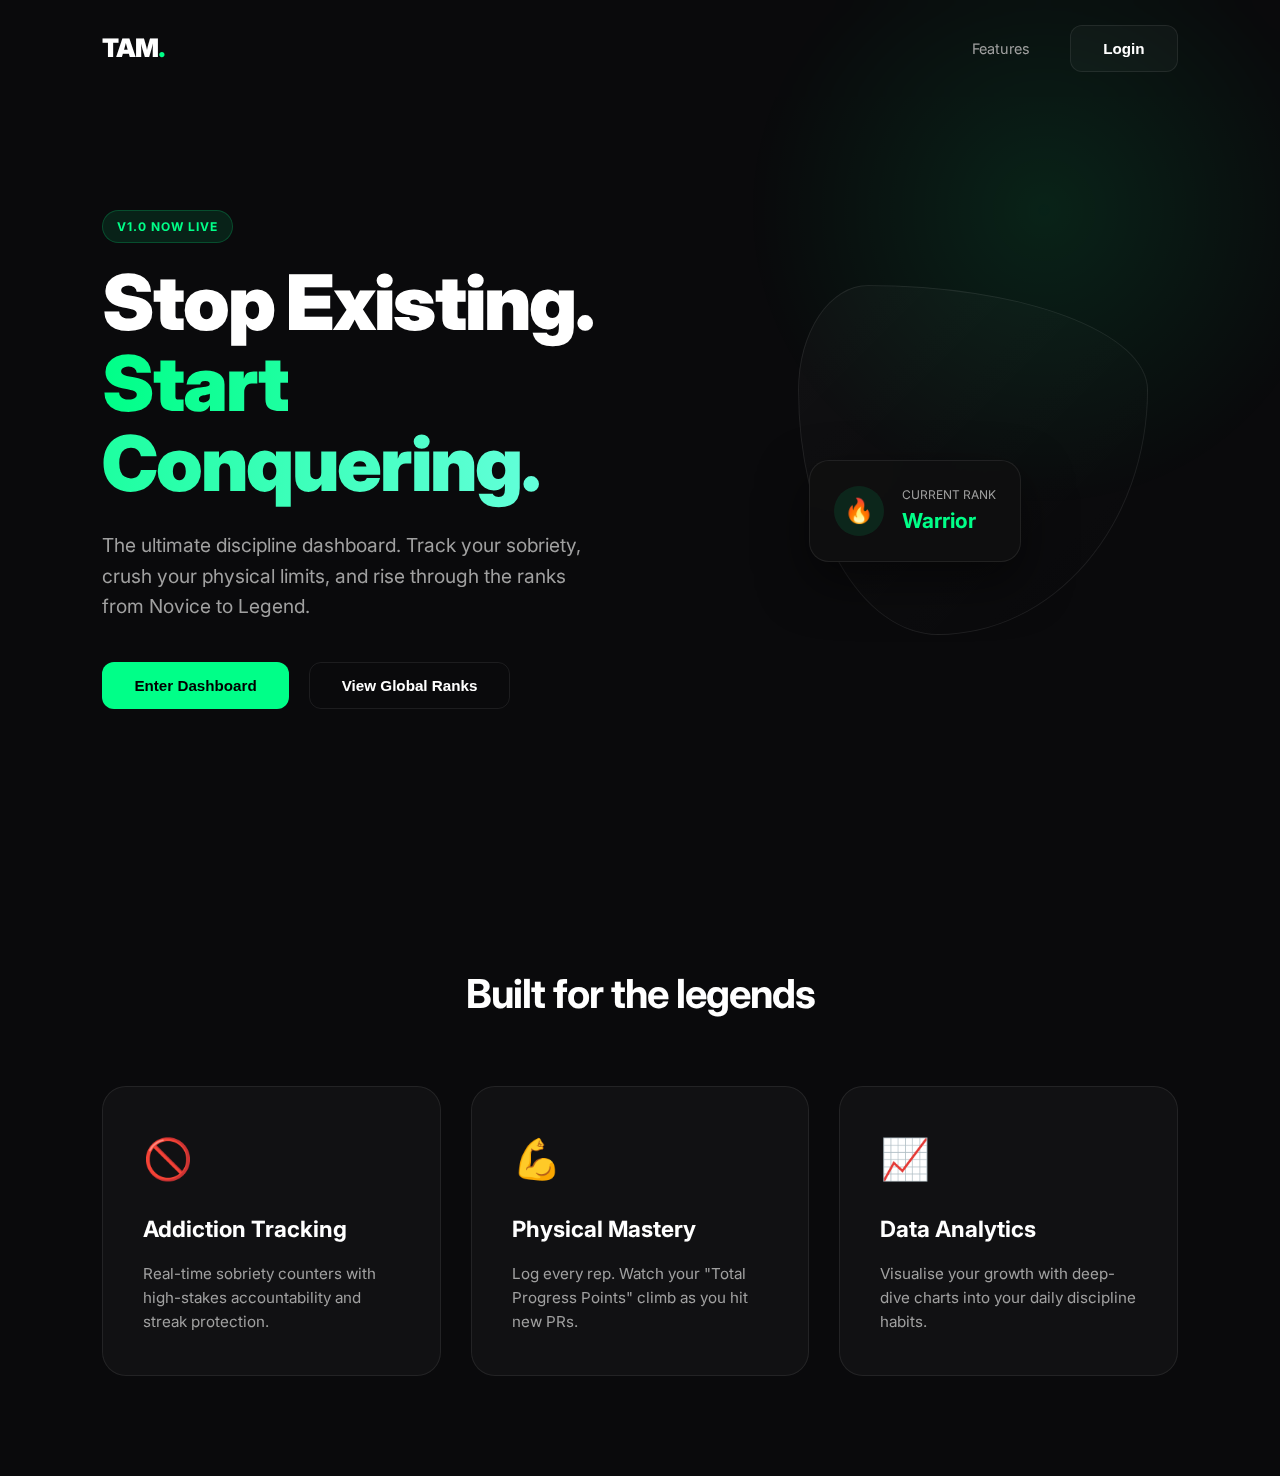
<file: landing.html>
<!DOCTYPE html>
<html lang="en">
<head>
    <meta charset="UTF-8">
    <meta name="viewport" content="width=device-width, initial-scale=1.0">
    <title>Forge Your Legacy | Growth Tracker</title>
    <link rel="stylesheet" href="landing.css">
    <link href="https://fonts.googleapis.com/css2?family=Inter:wght@300;400;700;900&display=swap" rel="stylesheet">
</head>
<body>
  <div class="glow-bg"></div>

<nav>
    <div class="logo">TAM<span>.</span></div>
    <div class="nav-links">
        <a href="#features">Features</a>
        <button class="btn-secondary" onclick="location.href='index.html'">Login</button>
    </div>
</nav>

<header class="hero">
    <div class="hero-content">
        <span class="badge">V1.0 Now Live</span>
        <h1>Stop Existing. <br><span class="gradient-text">Start Conquering.</span></h1>
        <p>The ultimate discipline dashboard. Track your sobriety, crush your physical limits, and rise through the ranks from Novice to Legend.</p>
        
        <div class="cta-group">
            <button class="btn-primary" onclick="location.href='index2.html'">Enter Dashboard</button>
            <button class="btn-outline" onclick="location.href='rank.html'">View Global Ranks</button>
        </div>
    </div>

    <div class="hero-visual">
        <div class="abstract-shape"></div>
        <div class="stat-card-preview">
            <div class="icon-circle">🔥</div>
            <div class="details">
                <p>Current Rank</p>
                <strong>Warrior</strong>
            </div>
        </div>
    </div>
</header>

<section id="features" class="features-section">
    <div class="section-header">
        <h2>Built for the legends</h2>
    </div>
    <div class="features-grid">
        <div class="feat-card">
            <div class="feat-icon">🚫</div>
            <h3>Addiction Tracking</h3>
            <p>Real-time sobriety counters with high-stakes accountability and streak protection.</p>
        </div>
        <div class="feat-card">
            <div class="feat-icon">💪</div>
            <h3>Physical Mastery</h3>
            <p>Log every rep. Watch your "Total Progress Points" climb as you hit new PRs.</p>
        </div>
        <div class="feat-card">
            <div class="feat-icon">📈</div>
            <h3>Data Analytics</h3>
            <p>Visualise your growth with deep-dive charts into your daily discipline habits.</p>
        </div>
    </div>
</section>

</body>
</html>
</file>
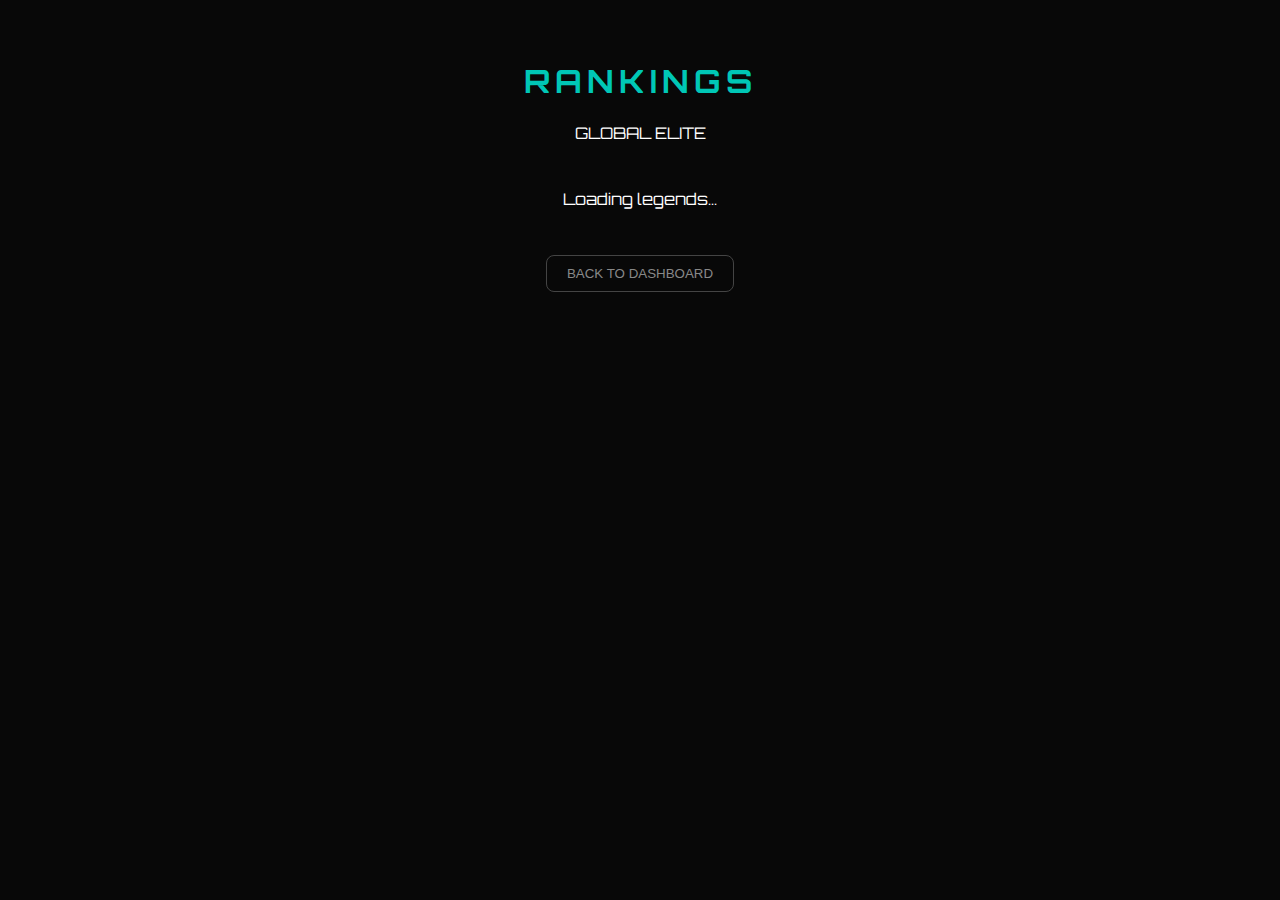
<file: rank.html>
<!DOCTYPE html>
<html lang="en">
<head>
    <meta charset="UTF-8">
    <meta name="viewport" content="width=device-width, initial-scale=1.0">
    <title>TAM | Hall of Fame</title>
    <link rel="stylesheet" href="rank.css">
    
</head>
<body>
    <div class="bg-glow"></div>
    <div class="container">
        <h1>RANKINGS</h1>
        <p class="subtitle">GLOBAL ELITE</p>

        <div id="leaderboardList" class="leaderboard-list">
            <p>Loading legends...</p>
        </div>

        <button class="back-btn" onclick="location.href='index2.html'">BACK TO DASHBOARD</button>
    </div>
    <script src="rank.js"></script>
</body>
</html>
</file>
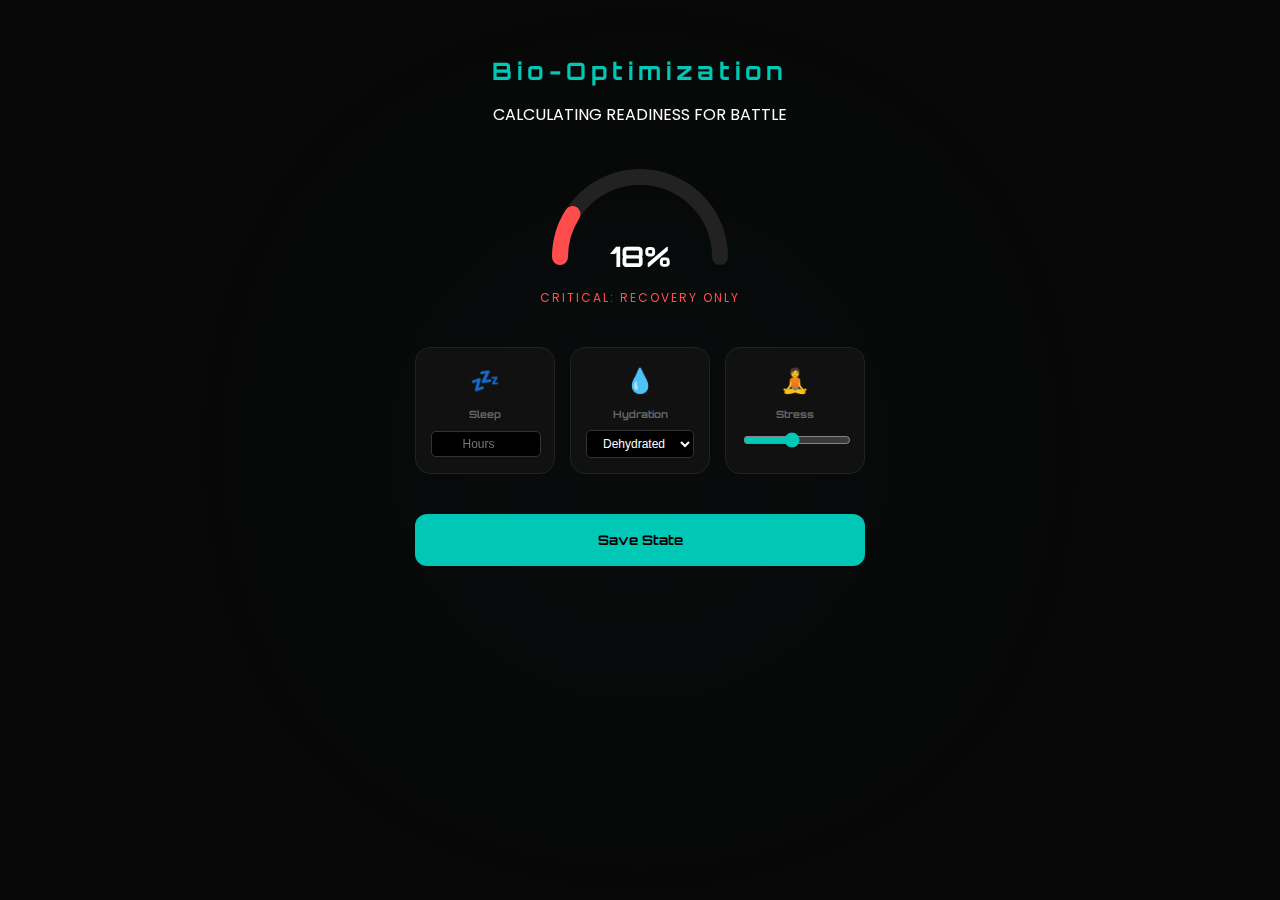
<file: readiness.html>
<!DOCTYPE html>
<html lang="en">
<head>
    <meta charset="UTF-8">
    <meta name="viewport" content="width=device-width, initial-scale=1.0">
    <title>Bio-Hub | Optimization</title>
    <link rel="stylesheet" href="readiness.css">
    <link href="https://fonts.googleapis.com/css2?family=Orbitron:wght@400;700&display=swap" rel="stylesheet">
</head>
<body>
    <div class="bg-glow"></div>

    <div class="container">
        <header>
            <h1>Bio-Optimization</h1>
            <p class="subtitle">CALCULATING READINESS FOR BATTLE</p>
        </header>

        <div class="readiness-section">
            <div class="gauge-container">
                <svg viewBox="0 0 100 50" class="gauge">
                    <path class="gauge-bg" d="M10,45 A40,40 0 0,1 90,45" />
                    <path id="gauge-fill" class="gauge-fill" d="M10,45 A40,40 0 0,1 90,45" style="stroke-dasharray: 0, 126;" />
                </svg>
                <div class="gauge-text">
                    <span id="readinessScore">0</span>%
                </div>
            </div>
            <p id="readinessStatus">Input Data...</p>
        </div>

        <div class="bio-grid">
            <div class="bio-card">
                <div class="icon">💤</div>
                <h3>Sleep</h3>
                <input type="number" id="sleepInput" placeholder="Hours" oninput="calculateReadiness()">
            </div>
            <div class="bio-card">
                <div class="icon">💧</div>
                <h3>Hydration</h3>
                <select id="waterInput" onchange="calculateReadiness()">
                    <option value="0">Dehydrated</option>
                    <option value="1">Moderate</option>
                    <option value="2">Optimized</option>
                </select>
            </div>
            <div class="bio-card">
                <div class="icon">🧘</div>
                <h3>Stress</h3>
                <input type="range" id="stressInput" min="1" max="10" value="5" oninput="calculateReadiness()">
            </div>
        </div>

        <button class="record-btn" onclick="saveRecovery()">Save State</button>
    </div>

    <script src="readiness.js"></script>
</body>
</html>
</file>
<file: style.css>
/* Import fonts */
@import url('https://fonts.googleapis.com/css?family=Quicksand&display=swap');
@import url('https://fonts.googleapis.com/css2?family=Advent+Pro&display=swap');

/* Full-screen background */
html, body {
    height: 100%;
    margin: 0;
    padding: 0;
    background-image: url("alpha1.png");
    background-size: cover;
    background-position: center;
    background-repeat: no-repeat;
    font-family: "Quicksand", sans-serif;
}

/* Center content */
.container {
    height: 100%;
    width: 100%;
    position: relative;
}

    
#signupBtn {
  padding: 12px 25px;
  font-size: 18px;
  background-color: #28a745;
  color: white;
  border: none;
  border-radius: 6px;
  cursor: pointer;
  
}

#signupBtn:hover {
  background-color: #218838;
}

#signupBtn:hover {
  transform: scale(1.05);
  background: linear-gradient(45deg, #16a085, #1abc9c);
}

/* LOGIN BUTTON (Bottom Center) */
#loginBtn {
    position: absolute;
    bottom: 30px;
    left: 50%;
    transform: translateX(-50%);
    padding: 12px 30px;
    font-size: 18px;
    background: #39ff14;
    color: black;
    border: none;
    border-radius: 12px;
    cursor: pointer;
    font-weight: bold;
    box-shadow: 0 0 10px #39ff14;
}

#loginBtn:hover {
    background: #32d112;
}

/* Modal Background */
.modal {
    display: none;
    position: fixed;
    top: 0;
    left: 0;
    height: 100%;
    width: 100%;
    background: rgba(0, 0, 0, 0.75);
    justify-content: center;
    align-items: center;
}

/* Modal Box */
.modal-content {
    background: white;
    width: 300px;
    padding: 20px;
    border-radius: 10px;
    text-align: center;
    animation: fadeIn 0.3s ease;
}

/* Close Button */
#closeBtn {
    float: right;
    font-size: 25px;
    cursor: pointer;
}

/* Inputs */
input {
    width: 90%;
    padding: 10px;
    margin: 12px auto;
    font-size: 16px;
    border-radius: 5px;
    border: 1px solid gray;
}

/* Submit Button */
#submitLogin {
    padding: 10px 20px;
    background: #2196F3;
    color: white;
    border: none;
    border-radius: 6px;
    cursor: pointer;
    font-size: 16px;
}

#submitLogin:hover {
    background: #0b7dda;
}

/* Modal fade animation */
@keyframes fadeIn {
    from { opacity: 0; transform: scale(0.8); }
    to   { opacity: 1; transform: scale(1); }
}
</file>
<file: notf.css>

</file>
<file: arena.css>
:root {
    --primary: #00c7b6;
    --accent: #ff0055;
    --bg: #080808;
    --card-bg: rgba(20, 20, 25, 0.9);
}

body {
    margin: 0; background: var(--bg); color: white;
    font-family: 'Poppins', sans-serif; overflow-x: hidden;
}

.bg-glow {
    position: fixed; top: 50%; left: 50%; width: 500px; height: 500px;
    background: var(--primary); filter: blur(200px); opacity: 0.05;
    z-index: -1; transform: translate(-50%, -50%);
}

.container { width: 90%; max-width: 450px; margin: 0 auto; padding: 40px 0; }

h1 { font-family: 'Orbitron'; letter-spacing: 8px; color: var(--primary); text-align: center; margin-bottom: 5px; }
.subtitle { text-align: center; font-size: 10px; letter-spacing: 2px; color: #666; margin-bottom: 30px; }

/* Action Bar */
.action-bar { margin-bottom: 30px; }
.arena-btn {
    width: 100%; padding: 15px; border-radius: 8px; border: 1px solid var(--primary); 
    background: rgba(0, 199, 182, 0.1); color: var(--primary);
    font-family: 'Orbitron'; font-weight: bold; cursor: pointer; transition: 0.3s;
}
.arena-btn:hover { background: var(--primary); color: black; box-shadow: 0 0 20px rgba(0, 199, 182, 0.4); }

/* Feed Cards */
.feed { display: flex; flex-direction: column; gap: 15px; }

.card {
    background: var(--card-bg); border: 1px solid rgba(255,255,255,0.05);
    border-radius: 12px; padding: 16px; display: flex; gap: 15px;
    animation: slideIn 0.4s ease-out forwards;
}

@keyframes slideIn {
    from { opacity: 0; transform: translateY(10px); }
    to { opacity: 1; transform: translateY(0); }
}

.avatar {
    width: 45px; height: 45px; border-radius: 10px;
    background: linear-gradient(135deg, var(--primary), #00ff88);
    display: flex; align-items: center; justify-content: center;
    font-size: 20px; font-weight: bold; color: #000; flex-shrink: 0;
}


/* ===================== ARENA HEADER STYLING ===================== */
.arena-header {
    text-align: center;
    margin-bottom: 30px;
    display: flex;
    flex-direction: column;
    align-items: center;
}

.arena-icon-container {
    width: 100px;
    height: 100px;
    border-radius: 50%;
    overflow: hidden; /* Embeds the image inside the circle */
    border: 2px solid var(--primary, #D4AF37);
    background: #000;
    margin-bottom: 15px;
    box-shadow: 0 0 20px rgba(212, 175, 55, 0.2), 
                inset 0 0 15px rgba(212, 175, 55, 0.1);
    display: flex;
    justify-content: center;
    align-items: center;
}

.arena-image {
    width: 100%;
    height: 100%;
    object-fit: cover; /* High-end scaling */
    transition: transform 0.5s ease;
}

.arena-header:hover .arena-image {
    transform: scale(1.1); /* Subtle "live" interaction */
}

.arena-header h1 {
    font-family: 'Orbitron', sans-serif;
    font-size: 28px;
    letter-spacing: 5px;
    color: #fff;
    margin: 0;
    text-shadow: 0 0 10px rgba(255, 255, 255, 0.1);
}

.subtitle {
    font-size: 11px;
    letter-spacing: 2px;
    color: var(--primary, #D4AF37);
    opacity: 0.8;
    margin-top: 5px;
    text-transform: uppercase;
}


.card-content { flex: 1; }
.card-content h4 { margin: 0; font-size: 15px; display: flex; align-items: center; justify-content: space-between; }

.badge { font-family: 'Orbitron'; font-size: 9px; padding: 2px 6px; border-radius: 4px; border: 1px solid currentColor; }
.badge.legend { color: #ffed4e; }
.badge.warrior { color: var(--primary); }
.badge.novice { color: #888; }

.victory-text { color: #ddd; font-size: 13px; margin: 8px 0; line-height: 1.4; }
.meta-text { color: #555; font-size: 11px; font-family: 'Orbitron'; }

.back-btn {
    width: 100%; margin-top: 30px; background: none; border: none; 
    color: #444; font-family: 'Orbitron'; cursor: pointer; font-size: 12px;
}
.back-btn:hover { color: var(--primary); }




.modal-overlay {
    display: none; position: fixed; top: 0; left: 0; width: 100%; height: 100%;
    background: rgba(0,0,0,0.85); backdrop-filter: blur(5px); z-index: 3000;
    align-items: center; justify-content: center;
}

.modal-content {
    background: #111; border: 1px solid var(--primary); padding: 30px;
    border-radius: 15px; width: 90%; max-width: 350px; text-align: center;
}

.modal-content h3 { font-family: 'Orbitron'; color: var(--primary); margin-bottom: 20px; }

.modal-content input {
    width: 100%; padding: 12px; background: #000; border: 1px solid #333;
    color: white; border-radius: 8px; margin-bottom: 20px; outline: none;
}

.modal-btns { display: flex; gap: 10px; }
.modal-btns button { flex: 1; padding: 12px; border-radius: 8px; font-family: 'Orbitron'; cursor: pointer; border: none; }

.cancel-btn { background: #222; color: #888; }
.confirm-btn { background: var(--primary); color: #000; font-weight: bold; }
</file>
<file: style1.css>
/* Global */
body {
    margin: 0;
    padding: 0;
    background: #1e1a17; /* black/brown tone */
    font-family: Arial, sans-serif;
    color: white;
}



/* Curved Background */
.header {
    background: #b6ac7a; /* gold/olive color */
    height: 260px;
    width: 100%;
    border-bottom-right-radius: 150px;
    border-bottom-left-radius: 0;
}

/* Content Wrapper */
.content {
    margin-top: -160px;
    padding: 20px;
}

/* Title */
h1 {
    font-size: 38px;
    margin-bottom: 5px;
    font-weight: 800;
}

.subtext {
    margin-top: 0;
    font-size: 14px;
    color: #d1cfcf;
}

/*.subtext a {
    color: white;
    text-decoration: underline;
}*/

/* Form Styles */
form {
    margin-top: 40px;
    width: 100%;
    max-width: 350px;   /* controls form width */
    margin-left: auto;
    margin-right: auto;
    text-align: center;  /* centers labels & inputs text */
}

    


label {
    display: block;
    font-size: 12px;
    margin-bottom: 15px;
    color: #cdbd93;
    letter-spacing: 1px;
    text-align: center;
}

    


input, select {
    width: 100%;
    padding: 16px;
    margin-bottom: 20px;
    border: none;
    border-radius: 30px;
    font-size: 16px;
    background: #000;
    color: #c9c9c9;
}

/* Sign Up Button */
signupBtn {
    width: 100%;
    padding: 18px;
    background: #b6ac7a;
    color: black;
    border: none;
    border-radius: 20px;
    font-size: 18px;
    font-weight: bold;
    cursor: pointer;
}

signupBtn:hover {
    background: #a39a6b;
};
</file>
<file: style2.css>
/* --- GLOBAL FIXES --- */


* { 
    margin: 0; 
    padding: 0; 
    box-sizing: border-box; /* Crucial: prevents padding from pushing width */
}

body {
    background: #050505;
    font-family: 'Inter', sans-serif;
    overflow-x: hidden; /* Prevents side-scrolling */
    background-color: var(--dark-bg);
    color: var(--text-main);
    min-height: 100vh;
    position: relative;
}

.dashboard-main {
    width: 100%;
    max-width: 1200px;
    margin: 0 auto;
    padding: 20px;
}

/* ===================== GLOBAL RESET & VARIABLES ===================== */
@import url('https://fonts.googleapis.com/css2?family=Orbitron:wght@400;700;900&family=Inter:wght@300;400;600&display=swap');

:root {
    --primary: #D4AF37;       /* Metallic Gold */
    --primary-glow: rgba(212, 175, 55, 0.1);
    --dark-bg: #050505;       /* Obsidian Black */
    --card-bg: #0d0d0d;
    --card-border: rgba(212, 175, 55, 0.15);
    --text-main: #ffffff;
    --text-dim: #888888;
}

* {
    margin: 0;
    padding: 0;
    box-sizing: border-box;
}


/* ===================== BACKGROUND EFFECTS ===================== */
/* Fixed background ensures no shifting on scroll */
.bg-gradient {
    position: fixed;
    top: 0;
    left: 0;
    width: 100vw;
    height: 100vh;
    background: radial-gradient(circle at 50% 0%, var(--primary-glow) 0%, transparent 70%);
    pointer-events: none;
    z-index: -2;
}

.bg-grid {
    position: fixed;
    top: 0;
    left: 0;
    width: 100%;
    height: 100%;
    background-image: 
        linear-gradient(rgba(212, 175, 55, 0.02) 1px, transparent 1px),
        linear-gradient(90deg, rgba(212, 175, 55, 0.02) 1px, transparent 1px);
    background-size: 40px 40px;
    pointer-events: none;
    z-index: -1;
}

/* ===================== HEADER SECTION ===================== */
.dashboard-header {
    position: sticky;
    top: 0;
    z-index: 100;
    background: rgba(5, 5, 5, 0.85);
    backdrop-filter: blur(12px); /* Glassmorphism effect */
    border-bottom: 1px solid var(--card-border);
    padding: 15px 5%;
}

.header-content {
    max-width: 1200px;
    margin: 0 auto;
    display: flex;
    justify-content: space-between;
    align-items: center;
}

.logo {
    font-family: 'Orbitron', sans-serif;
    font-size: 22px;
    font-weight: 900;
    letter-spacing: 4px;
    color: var(--primary);
    text-shadow: 0 0 15px var(--primary-glow);
}

/* ===================== LAYOUT CONTAINERS ===================== */
.dashboard-main {
    max-width: 1200px;
    margin: 0 auto;
    padding: 30px 20px;
    position: relative;
    z-index: 1;
}

.section-title {
    font-family: 'Orbitron', sans-serif;
    font-size: 14px;
    color: var(--primary);
    letter-spacing: 2px;
    margin: 40px 0 20px 0;
    text-transform: uppercase;
    opacity: 0.9;
}

/* Ensure the first section title doesn't have too much top margin */
section:first-of-type .section-title {
    margin-top: 0;
}

/* ===================== SCORE SECTION ===================== */
.score-card {
    background: linear-gradient(135deg, #0d0d0d 0%, #151515 100%);
    border: 1px solid var(--card-border);
    border-radius: 16px;
    padding: 40px 20px;
    text-align: center;
    box-shadow: 0 20px 40px rgba(0,0,0,0.4);
}

.score-label {
    font-size: 12px;
    color: var(--text-dim);
    text-transform: uppercase;
    letter-spacing: 3px;
    margin-bottom: 10px;
}

.score-value {
    font-family: 'Orbitron', sans-serif;
    font-size: 60px;
    font-weight: 900;
    color: var(--primary);
    line-height: 1;
    margin-bottom: 15px;
}

.rank-badge {
    background: var(--primary);
    color: #000;
    padding: 4px 12px;
    border-radius: 4px;
    font-size: 11px;
    font-weight: 800;
    text-transform: uppercase;
}

/* ===================== MODAL OVERLAY ===================== */
.modal {
    position: fixed;
    inset: 0;
    background: rgba(0,0,0,0.9);
    backdrop-filter: blur(8px);
    display: none; /* Controlled by JS */
    justify-content: center;
    align-items: center;
    z-index: 2000;
}


/* ===================== LOGOUT BUTTON ===================== */
.logout-btn {
    padding: 8px 16px;
    background: rgba(255, 77, 77, 0.05); /* Very subtle red tint */
    border: 1px solid rgba(255, 77, 77, 0.3); /* Dimmed red border */
    border-radius: 6px;
    color: #ff4d4d; /* Sharp red text */
    font-family: 'Inter', sans-serif;
    font-size: 11px;
    font-weight: 700;
    text-transform: uppercase;
    letter-spacing: 1.5px;
    cursor: pointer;
    transition: all 0.3s cubic-bezier(0.4, 0, 0.2, 1);
    display: flex;
    align-items: center;
    gap: 8px;
    height: 36px;
}

.logout-btn:hover {
    background: rgba(255, 77, 77, 0.15);
    border-color: #ff4d4d;
    box-shadow: 0 0 15px rgba(255, 77, 77, 0.2);
    transform: translateY(-1px);
}

.logout-btn:active {
    transform: scale(0.96);
}

.logout-btn svg {
    width: 14px;
    height: 14px;
    stroke: currentColor;
    transition: transform 0.3s ease;
}

.logout-btn:hover svg {
    transform: translateX(2px); /* Subtle "exit" motion */
}

/* --- MOBILE OPTIMIZATION --- */
@media (max-width: 480px) {
    .logout-btn span {
        display: none; /* Only show icon on very small screens to save header space */
    }
    .logout-btn {
        padding: 8px 10px;
    }
}

/* --- TRAINING TOOLS GRID FIX --- */
.categories-grid {
    display: grid;
    /* Uses auto-fill to wrap cards naturally */
    grid-template-columns: repeat(auto-fill, minmax(150px, 1fr)); 
    gap: 15px;
    margin-bottom: 40px;
}

.category-card {
    background: var(--card-bg);
    border: 1px solid var(--card-border);
    border-radius: 12px;
    padding: 20px 10px;
    text-align: center;
    height: auto; /* Ensures height grows with content */
    display: flex;
    flex-direction: column;
    align-items: center;
}

/* IMAGE FIX: Prevents images from spilling out */
.image-circle {
    width: 70px;  /* Slightly smaller for better mobile fit */
    height: 70px;
    margin-bottom: 12px;
    border-radius: 50%;
    overflow: hidden;
    border: 2px solid var(--primary);
    flex-shrink: 0; /* Prevents circle from squishing */
}

.image-circle img {
    width: 100%;
    height: 100%;
    object-fit: cover;
}

/* --- SYSTEM TOOLS LIST FIX --- */
.actions-grid {
    display: flex;
    flex-direction: column;
    gap: 12px;
}

.action-card {
    background: var(--card-bg);
    border: 1px solid var(--card-border);
    border-radius: 12px;
    padding: 12px 15px;
    display: flex;
    align-items: center;
    gap: 15px;
    width: 100%; /* Forces full width to prevent overlap */
}

.action-image-left {
    width: 50px;
    height: 50px;
    border-radius: 6px;
    overflow: hidden;
    flex-shrink: 0;
}

.action-image-left img {
    width: 100%;
    height: 100%;
    object-fit: cover;
}

.action-content h3 {
    font-size: 14px;
    color: var(--primary);
    margin-bottom: 2px;
}

.action-content p {
    font-size: 11px;
    color: #888;
}

/* --- MOBILE SPECIFIC TWEAKS --- */
@media (max-width: 480px) {
    .categories-grid {
        grid-template-columns: repeat(2, 1fr); /* 2 cards per row on small phones */
        gap: 10px;
    }
    
    .category-card {
        padding: 15px 5px;
    }

    .image-circle {
        width: 60px;
        height: 60px;
    }
    }


/* --- LOGOUT MODAL OVERLAY --- */
.modal {
    position: fixed;
    inset: 0;
    background: rgba(0, 0, 0, 0.85);
    backdrop-filter: blur(12px); /* High-end glass effect */
    display: none; /* Controlled via script2.js */
    justify-content: center;
    align-items: center;
    z-index: 9999;
    padding: 20px;
}

/* --- MODAL BOX --- */
.modal-content {
    background: #0a0a0a;
    border: 1px solid rgba(212, 175, 55, 0.2);
    padding: 40px 30px;
    border-radius: 16px;
    width: 100%;
    max-width: 400px;
    text-align: center;
    box-shadow: 0 25px 50px rgba(0, 0, 0, 0.6);
    animation: modalScaleIn 0.3s cubic-bezier(0.34, 1.56, 0.64, 1);
}

@keyframes modalScaleIn {
    from { transform: scale(0.9); opacity: 0; }
    to { transform: scale(1); opacity: 1; }
}

.modal-content h3 {
    font-family: 'Orbitron', sans-serif;
    color: var(--primary); /* Gold */
    margin-bottom: 12px;
    font-size: 18px;
    letter-spacing: 2px;
}

.modal-content p {
    color: #888;
    font-size: 14px;
    margin-bottom: 30px;
    line-height: 1.5;
}

/* --- MODAL ACTIONS --- */
.modal-actions {
    display: flex;
    gap: 12px;
    justify-content: center;
}

/* Cancel Button */
.btn-secondary {
    flex: 1;
    background: transparent;
    border: 1px solid rgba(255, 255, 255, 0.1);
    color: #fff;
    padding: 14px;
    border-radius: 8px;
    cursor: pointer;
    font-family: 'Orbitron', sans-serif;
    font-size: 11px;
    font-weight: 700;
    letter-spacing: 1px;
    transition: 0.3s;
}

.btn-secondary:hover {
    background: rgba(255, 255, 255, 0.05);
    border-color: rgba(255, 255, 255, 0.3);
}

/* Confirm Logout Button */
.btn-primary {
    flex: 1;
    background: #ff4d4d; /* Red alert color */
    border: none;
    color: white;
    padding: 14px;
    border-radius: 8px;
    cursor: pointer;
    font-family: 'Orbitron', sans-serif;
    font-size: 11px;
    font-weight: 700;
    letter-spacing: 1px;
    box-shadow: 0 4px 15px rgba(255, 77, 77, 0.2);
    transition: 0.3s;
}

.btn-primary:hover {
    background: #ff3333;
    box-shadow: 0 6px 20px rgba(255, 77, 77, 0.4);
    transform: translateY(-2px);
}




/* ===================== CARD TEXT STYLING ===================== */

/* Primary Card Titles (Training Modules) */
.card-title {
    font-family: 'Orbitron', sans-serif;
    font-size: 15px;
    font-weight: 700;
    color: var(--primary); /* Gold */
    text-transform: uppercase;
    letter-spacing: 2px;
    margin-bottom: 6px;
    text-shadow: 0 0 10px rgba(212, 175, 55, 0.2);
}

/* Primary Card Descriptions */
.card-desc {
    font-family: 'Inter', sans-serif;
    font-size: 12px;
    color: #888888; /* Dimmed text for hierarchy */
    font-weight: 400;
    letter-spacing: 0.5px;
    line-height: 1.4;
}

/* System Tool Titles (Rectangular Cards) */
.action-content h3 {
    font-family: 'Orbitron', sans-serif;
    font-size: 16px;
    font-weight: 700;
    color: var(--primary);
    letter-spacing: 1px;
    margin-bottom: 4px;
}

/* System Tool Descriptions */
.action-content p {
    font-family: 'Inter', sans-serif;
    font-size: 13px;
    color: #a0a0a0;
    font-weight: 300;
}

/* ===================== HOVER STATES ===================== */
.category-card:hover .card-title,
.action-card:hover h3 {
    color: #ffffff; /* Turns white on hover for better interaction feedback */
    text-shadow: 0 0 15px var(--primary);
    transition: all 0.3s ease;
}

.category-card:hover .card-desc,
.action-card:hover p {
    color: #cccccc;
    transition: all 0.3s ease;
}
</file>
<file: style3.css>
body {
    margin: 0;
    padding: 0;
    background-color: #27231F; /* same dark background like screenshot */
    font-family: Arial, sans-serif;
    display: flex;
    justify-content: center;
    align-items: center;
    height: 100vh;
}

.container {
    display: flex;
    flex-direction: column;
    gap: 60px; /* spacing between buttons */
    width: 90%;
    max-width: 350px;
}

.menu-btn {
    background-color: #7A7978; /* grey button */
    color: #C7BD7D; /* gold-ish text */
    font-size: 28px;
    padding: 15px 20px;
    border: none;
    border-radius: 18px;
    font-weight: bold;
    width: 100%;
    cursor: pointer;
    transition: 0.3s ease;
}

.menu-btn:hover {
    opacity: 0.7;
}
</file>
<file: style4.css>
@import url('https://fonts.googleapis.com/css2?family=Orbitron:wght@400;700&display=swap');


:root {
    --primary: #00c7b6;
    --bg-dark: #080808;
    --card-bg: #1a1a1a;
}

body {
    margin: 0;
    padding: 0;
    background-color: var(--bg-dark);
    color: white;
    font-family: 'sans-serif';
    display: flex;
    justify-content: center;
    min-height: 100vh;
}

.bg-glow {
    position: fixed;
    bottom: -100px;
    right: -50px;
    width: 300px;
    height: 300px;
    background: var(--primary);
    filter: blur(150px);
    opacity: 0.1;
    z-index: -1;
}

.container {
    width: 90%;
    max-width: 400px;
    padding: 40px 0;
    text-align: center;
}

h1 {
    font-family: 'Orbitron', sans-serif;
    font-size: 28px;
    letter-spacing: 5px;
    color: var(--primary);
    margin: 0;
}

.subtitle {
    font-size: 11px;
    color: #666;
    letter-spacing: 2px;
    margin-bottom: 40px;
}

/* Grid Layout */
.stats-grid {
    display: grid;
    grid-template-columns: 1fr 1fr;
    gap: 20px;
    margin-bottom: 40px;
}

.grid-item {
    background: var(--card-bg);
    border: 1px solid #333;
    border-radius: 15px;
    padding: 15px;
    display: flex;
    flex-direction: column;
    align-items: center;
    transition: 0.3s;
}

.label-number {
    font-family: 'Orbitron', sans-serif;
    font-size: 22px;
    font-weight: bold;
    margin-bottom: 10px;
}

/* Custom Checkbox Design */
.checkbox-container {
    position: relative;
    cursor: pointer;
    width: 60px;
    height: 60px;
}

.checkbox-container input {
    display: none;
}

.custom-check {
    width: 100%;
    height: 100%;
    border: 2px solid #444;
    border-radius: 10px;
    display: flex;
    justify-content: center;
    align-items: center;
    transition: 0.3s;
}

.tick {
    width: 10px;
    height: 20px;
    border: solid var(--primary);
    border-width: 0 4px 4px 0;
    transform: rotate(45deg);
    opacity: 0;
    transition: 0.2s;
}

.checkbox-container input:checked + .custom-check {
    border-color: var(--primary);
    box-shadow: 0 0 15px rgba(0, 199, 182, 0.4);
}

.checkbox-container input:checked + .custom-check .tick {
    opacity: 1;
}

.points {
    margin-top: 10px;
    font-size: 12px;
    color: #888;
}

/* Other Input Styles */
.other-section {
    background: var(--card-bg);
    padding: 20px;
    border-radius: 15px;
    border: 1px solid #333;
    margin-bottom: 30px;
}

.input-wrapper {
    display: flex;
    flex-direction: column;
    align-items: center;
    gap: 10px;
    margin-top: 10px;
}

.other-input {
    width: 80px;
    height: 60px;
    background: #000;
    border: 2px solid #444;
    border-radius: 10px;
    color: var(--primary);
    font-family: 'Orbitron', sans-serif;
    font-size: 24px;
    text-align: center;
}

.other-input:focus {
    border-color: var(--primary);
    outline: none;
}

/* Button */
.record-btn {
    width: 100%;
    padding: 20px;
    border-radius: 12px;
    border: none;
    font-family: 'Orbitron', sans-serif;
    font-size: 16px;
    font-weight: bold;
    background: var(--primary);
    color: black;
    box-shadow: 0 0 20px rgba(0, 199, 182, 0.2);
    cursor: pointer;
    transition: 0.3s;
}

.record-btn:disabled {
    background: #333;
    color: #555;
    box-shadow: none;
}
</file>
<file: style7.css>
@import url('https://fonts.googleapis.com/css2?family=Orbitron:wght@400;700&display=swap');


:root {
    --primary: #00c7b6;
    --bg-dark: #080808;
    --card-bg: #1a1a1a;
}

body {
    margin: 0;
    padding: 0;
    background-color: var(--bg-dark);
    color: white;
    font-family: 'Orbitron', sans-serif;
    display: flex;
    justify-content: center;
    min-height: 100vh;
}

.bg-glow {
    position: fixed;
    top: 10%;
    right: -10%;
    width: 300px;
    height: 300px;
    background: var(--primary);
    filter: blur(150px);
    opacity: 0.12;
    z-index: -1;
}

.container {
    width: 90%;
    max-width: 400px;
    padding: 40px 0;
    text-align: center;
}

h1 {
    font-family: 'Orbitron', sans-serif;
    font-size: 28px;
    letter-spacing: 5px;
    color: var(--primary);
    margin: 0;
}

.subtitle {
    font-size: 11px;
    color: #666;
    letter-spacing: 2px;
    margin-bottom: 30px;
}

.stats-grid {
    display: grid;
    grid-template-columns: 1fr 1fr;
    gap: 15px;
    margin-bottom: 30px;
}

.grid-item {
    background: var(--card-bg);
    border: 1px solid #333;
    border-radius: 15px;
    padding: 15px;
    display: flex;
    flex-direction: column;
    align-items: center;
    transition: 0.3s;
}

.label-number {
    font-family: 'Orbitron', sans-serif;
    font-size: 22px;
    font-weight: bold;
    margin-bottom: 10px;
}

.checkbox-container {
    position: relative;
    cursor: pointer;
    width: 50px;
    height: 50px;
}

.checkbox-container input { display: none; }

.custom-check {
    width: 100%;
    height: 100%;
    border: 2px solid #444;
    border-radius: 10px;
    display: flex;
    justify-content: center;
    align-items: center;
    transition: 0.3s;
}

.tick {
    width: 8px;
    height: 16px;
    border: solid var(--primary);
    border-width: 0 4px 4px 0;
    transform: rotate(45deg);
    opacity: 0;
}

.checkbox-container input:checked + .custom-check {
    border-color: var(--primary);
    background: rgba(0, 199, 182, 0.1);
    box-shadow: 0 0 15px rgba(0, 199, 182, 0.3);
}

.checkbox-container input:checked + .custom-check .tick { opacity: 1; }

.points {
    margin-top: 10px;
    font-size: 11px;
    color: #888;
}

.other-section {
    background: var(--card-bg);
    padding: 20px;
    border-radius: 15px;
    border: 1px solid #333;
    margin-bottom: 30px;
}

.other-input {
    width: 80px;
    height: 60px;
    background: #000;
    border: 2px solid #444;
    border-radius: 10px;
    color: var(--primary);
    font-family: 'Orbitron', sans-serif;
    font-size: 24px;
    text-align: center;

}

.other-input:focus {
    border-color: var(--primary);
    outline: none;
}

.record-btn {
    width: 100%;
    padding: 20px;
    border-radius: 15px;
    border: none;
    font-family: 'Orbitron', sans-serif;
    font-size: 14px;
    font-weight: bold;
    background: var(--primary);
    color: black;
    cursor: pointer;
    transition: 0.3s;
}

.record-btn:disabled {
    background: #2a2a2a;
    color: #555;
        }




/* --- DATA ENTRY RESPONSIVE LAYER --- */

@media screen and (max-width: 480px) {
    .container {
        padding: 20px 0;
        width: 90%;
    }

    h1 {
        font-size: 20px; /* Scaling down massive Orbitron font */
        letter-spacing: 3px;
    }

    .subtitle {
        margin-bottom: 25px;
        font-size: 10px;
    }

    /* 1. Grid & Item Scaling */
    .stats-grid {
        gap: 10px;
        margin-bottom: 20px;
    }

    .grid-item {
        padding: 12px 8px; /* Tighter padding for mobile horizontal space */
    }

    .label-number {
        font-size: 18px;
        margin-bottom: 8px;
    }

    /* 2. Checkbox & Input Precision */
    .checkbox-container {
        width: 45px;
        height: 45px;
    }

    .other-input {
        width: 70px;
        height: 50px;
        font-size: 20px;
    }

    /* 3. Record Button Polish */
    .record-btn {
        padding: 18px;
        font-size: 12px;
        letter-spacing: 2px;
    }
}

/* 4. Desktop/Tablet Enhancements */
@media screen and (min-width: 768px) {
    .container {
        max-width: 440px;
        padding-top: 60px;
    }

    /* Add a subtle "shimmer" effect to checked items on larger screens */
    .checkbox-container input:checked + .custom-check {
        box-shadow: 0 0 20px rgba(0, 199, 182, 0.5), inset 0 0 10px rgba(0, 199, 182, 0.2);
    }

    .record-btn:hover:not(:disabled) {
        transform: translateY(-3px);
        box-shadow: 0 10px 25px rgba(0, 199, 182, 0.4);
    }
}

/* 5. Prevent Keyboard Overlap on Landscape */
@media screen and (max-height: 550px) {
    .container { padding-top: 5px; }
    .subtitle { margin-bottom: 15px; }
    .other-section { padding: 12px; margin-bottom: 15px; }
}
</file>
<file: rank.css>
@import url('https://fonts.googleapis.com/css2?family=Orbitron:wght@400;700&display=swap');


:root {
    --primary: #00c7b6;
    --bg-dark: #080808;
    --card-bg: #1a1a1a;
}

body {
    background: var(--bg-dark);
    color: white;
    font-family: 'Orbitron', sans-serif;
    display: flex;
    justify-content: center;
    margin: 0;
}

.container { width: 90%; max-width: 400px; padding-top: 40px; text-align: center; }

h1 { font-family: 'Orbitron', sans-serif; color: var(--primary); letter-spacing: 5px; }

.leaderboard-list { margin-top: 30px; display: flex; flex-direction: column; gap: 10px; }

.rank-item {
    background: var(--card-bg);
    padding: 15px;
    border-radius: 12px;
    display: flex;
    justify-content: space-between;
    align-items: center;
    border: 1px solid #333;
}

/* Highlight the Top 3 */
.rank-item:nth-child(1) { border-color: gold; box-shadow: 0 0 10px rgba(255, 215, 0, 0.2); }
.rank-item:nth-child(2) { border-color: silver; }
.rank-item:nth-child(3) { border-color: #cd7f32; }

.rank-number { font-family: 'Orbitron', sans-serif; font-weight: bold; color: var(--primary); width: 30px; }
.user-email { flex-grow: 1; text-align: left; padding-left: 10px; font-size: 14px; color: #ccc; }
.user-score { font-family: 'Orbitron', sans-serif; font-weight: bold; }

.back-btn {
    margin-top: 30px;
    background: transparent;
    border: 1px solid #444;
    color: #888;
    padding: 10px 20px;
    border-radius: 8px;
    cursor: pointer;
}
</file>
<file: readiness.css>
@import url('https://fonts.googleapis.com/css2?family=Orbitron:wght@400;700&family=Poppins:wght@300;400;600&display=swap');

:root {
    --primary: #00c7b6;
    --warning: #ffcc00;
    --danger: #ff4d4d;
    --success: #00ff88;
    --bg-dark: #080808;
    --card-bg: #111;
}

body { margin: 0; background: var(--bg-dark); color: white; font-family: 'Poppins', sans-serif; display: flex; justify-content: center; }

.bg-glow {
    position: fixed; width: 400px; height: 400px; background: var(--primary);
    filter: blur(200px); opacity: 0.05; z-index: -1; top: 50%; left: 50%; transform: translate(-50%, -50%);
}

.container { width: 90%; max-width: 450px; padding: 40px 0; text-align: center; }

h1 { font-family: 'Orbitron'; color: var(--primary); letter-spacing: 5px; font-size: 24px; }

/* Gauge Styling */
.readiness-section { margin: 40px 0; }
.gauge-container { position: relative; width: 200px; margin: 0 auto; }
.gauge { width: 100%; fill: none; stroke-width: 8; stroke-linecap: round; }
.gauge-bg { stroke: #222; }
.gauge-fill { 
    stroke: var(--primary); 
    transition: stroke-dasharray 0.8s cubic-bezier(0.4, 0, 0.2, 1), stroke 0.5s;
}

.gauge-text {
    position: absolute; bottom: 0; left: 50%; transform: translateX(-50%);
    font-family: 'Orbitron'; font-size: 28px; font-weight: bold;
}

#readinessStatus { margin-top: 15px; font-size: 12px; letter-spacing: 2px; text-transform: uppercase; color: #888; }

/* Grid Layout */
.bio-grid { display: grid; grid-template-columns: repeat(3, 1fr); gap: 15px; margin-bottom: 40px; }
.bio-card { background: var(--card-bg); padding: 15px; border-radius: 15px; border: 1px solid #222; }
.bio-card .icon { font-size: 24px; margin-bottom: 10px; }
.bio-card h3 { font-size: 10px; font-family: 'Orbitron'; color: #666; margin-bottom: 10px; }

input[type="number"], select {
    width: 100%; background: #000; border: 1px solid #333; color: white; 
    text-align: center; border-radius: 5px; font-size: 12px; padding: 5px 0;
}

/* Range slider styling */
input[type="range"] { width: 100%; accent-color: var(--primary); }

.record-btn {
    width: 100%; padding: 18px; border-radius: 12px; border: none;
    font-family: 'Orbitron'; font-weight: bold; background: var(--primary);
    cursor: pointer; transition: 0.3s;
}
</file>
<file: landing.css>
/* --- Global Reset & Variables --- */
:root {
    --primary: #00ff88;
    --primary-dim: rgba(0, 255, 136, 0.1);
    --bg: #0a0a0c;
    --card-bg: rgba(255, 255, 255, 0.03);
    --card-border: rgba(255, 255, 255, 0.08);
    --text-main: #ffffff;
    --text-dim: #a0a0a0;
    --transition: all 0.4s cubic-bezier(0.165, 0.84, 0.44, 1);
}

* {
    margin: 0;
    padding: 0;
    box-sizing: border-box;
}

html { scroll-behavior: smooth; }

body {
    background-color: var(--bg);
    color: var(--text-main);
    font-family: 'Inter', sans-serif;
    overflow-x: hidden;
    line-height: 1.6;
}

/* --- Background Effects --- */
.glow-bg {
    position: fixed;
    top: -10%;
    right: -5%;
    width: 600px;
    height: 600px;
    background: radial-gradient(circle, rgba(0, 255, 136, 0.1) 0%, rgba(0,0,0,0) 70%);
    z-index: -1;
    pointer-events: none;
}

/* --- Navigation --- */
nav {
    display: flex;
    justify-content: space-between;
    align-items: center;
    padding: 25px 8%;
    backdrop-filter: blur(10px);
    position: sticky;
    top: 0;
    z-index: 100;
}

.logo { font-weight: 900; font-size: 1.6rem; letter-spacing: -1px; }
.logo span { color: var(--primary); }

.nav-links { display: flex; align-items: center; gap: 40px; }
.nav-links a { 
    color: var(--text-dim); 
    text-decoration: none; 
    font-size: 0.9rem; 
    transition: var(--transition);
}
.nav-links a:hover { color: var(--primary); }

/* --- Hero Section --- */
.hero {
    display: grid;
    grid-template-columns: 1.2fr 0.8fr;
    align-items: center;
    padding: 80px 8% 120px 8%;
    min-height: 85vh;
    gap: 50px;
}

.badge {
    display: inline-block;
    background: var(--primary-dim);
    color: var(--primary);
    padding: 6px 14px;
    border-radius: 100px;
    font-size: 0.75rem;
    font-weight: 700;
    border: 1px solid rgba(0, 255, 136, 0.2);
    margin-bottom: 20px;
    text-transform: uppercase;
    letter-spacing: 1px;
}

h1 {
    font-size: clamp(3rem, 6vw, 5rem);
    font-weight: 900;
    line-height: 1.05;
    margin-bottom: 25px;
    letter-spacing: -2px;
}

.gradient-text {
    background: linear-gradient(90deg, #00ff88, #63ffda);
    -webkit-background-clip: text;
    -webkit-text-fill-color: transparent;
}

.hero-content p {
    color: var(--text-dim);
    font-size: 1.2rem;
    max-width: 500px;
    margin-bottom: 40px;
}

/* --- Buttons --- */
.cta-group { display: flex; gap: 20px; }

.btn-primary, .btn-secondary, .btn-outline {
    padding: 14px 32px;
    border-radius: 12px;
    font-weight: 700;
    cursor: pointer;
    transition: var(--transition);
    font-size: 0.95rem;
    border: none;
}

.btn-primary {
    background: var(--primary);
    color: #000;
}

.btn-primary:hover {
    transform: translateY(-3px);
    box-shadow: 0 10px 30px rgba(0, 255, 136, 0.3);
}

.btn-secondary {
    background: var(--card-bg);
    color: #fff;
    border: 1px solid var(--card-border);
}

.btn-outline {
    background: transparent;
    color: #fff;
    border: 1px solid var(--card-border);
}

.btn-outline:hover { background: var(--card-bg); }

/* --- Hero Visual & Animation --- */
.hero-visual { position: relative; display: flex; justify-content: center; }

.abstract-shape {
    width: 350px;
    height: 350px;
    background: linear-gradient(135deg, var(--card-bg) 0%, transparent 100%);
    border: 1px solid var(--card-border);
    border-radius: 20% 80% 60% 40% / 30% 30% 70% 70%;
    animation: morph 10s linear infinite;
}

@keyframes morph {
    0% { border-radius: 20% 80% 60% 40% / 30% 30% 70% 70%; }
    50% { border-radius: 50% 50% 20% 80% / 80% 20% 80% 20%; }
    100% { border-radius: 20% 80% 60% 40% / 30% 30% 70% 70%; }
}

.stat-card-preview {
    position: absolute;
    top: 50%;
    left: 10%;
    background: rgba(15, 15, 15, 0.7);
    backdrop-filter: blur(20px);
    padding: 24px;
    border-radius: 20px;
    display: flex;
    align-items: center;
    gap: 18px;
    border: 1px solid var(--card-border);
    box-shadow: 0 20px 50px rgba(0,0,0,0.5);
    animation: float 5s ease-in-out infinite;
}

.icon-circle {
    width: 50px;
    height: 50px;
    background: var(--primary-dim);
    border-radius: 50%;
    display: flex;
    align-items: center;
    justify-content: center;
    font-size: 1.5rem;
}

.details p { font-size: 0.75rem; color: var(--text-dim); text-transform: uppercase; margin: 0;}
.details strong { font-size: 1.3rem; color: var(--primary); }

@keyframes float {
    0%, 100% { transform: translateY(0); }
    50% { transform: translateY(-25px); }
}

/* --- Features Section --- */
.features-section { padding: 100px 8%; }

.section-header { margin-bottom: 60px; text-align: center; }
.section-header h2 { font-size: 2.5rem; letter-spacing: -1px; }

.features-grid {
    display: grid;
    grid-template-columns: repeat(auto-fit, minmax(300px, 1fr));
    gap: 30px;
}

.feat-card {
    background: var(--card-bg);
    border: 1px solid var(--card-border);
    padding: 40px;
    border-radius: 24px;
    transition: var(--transition);
}

.feat-card:hover {
    background: rgba(255, 255, 255, 0.06);
    border-color: var(--primary);
    transform: translateY(-10px);
}

.feat-icon { font-size: 2.5rem; margin-bottom: 20px; }
.feat-card h3 { margin-bottom: 15px; font-size: 1.4rem; }
.feat-card p { color: var(--text-dim); font-size: 0.95rem; }

/* --- Responsiveness --- */
@media (max-width: 968px) {
    .hero { grid-template-columns: 1fr; text-align: center; padding-top: 40px; }
    .hero-content { margin: 0 auto; }
    .hero-content p { margin: 20px auto 40px auto; }
    .cta-group { justify-content: center; }
    .hero-visual { display: none; }
}
</file>
